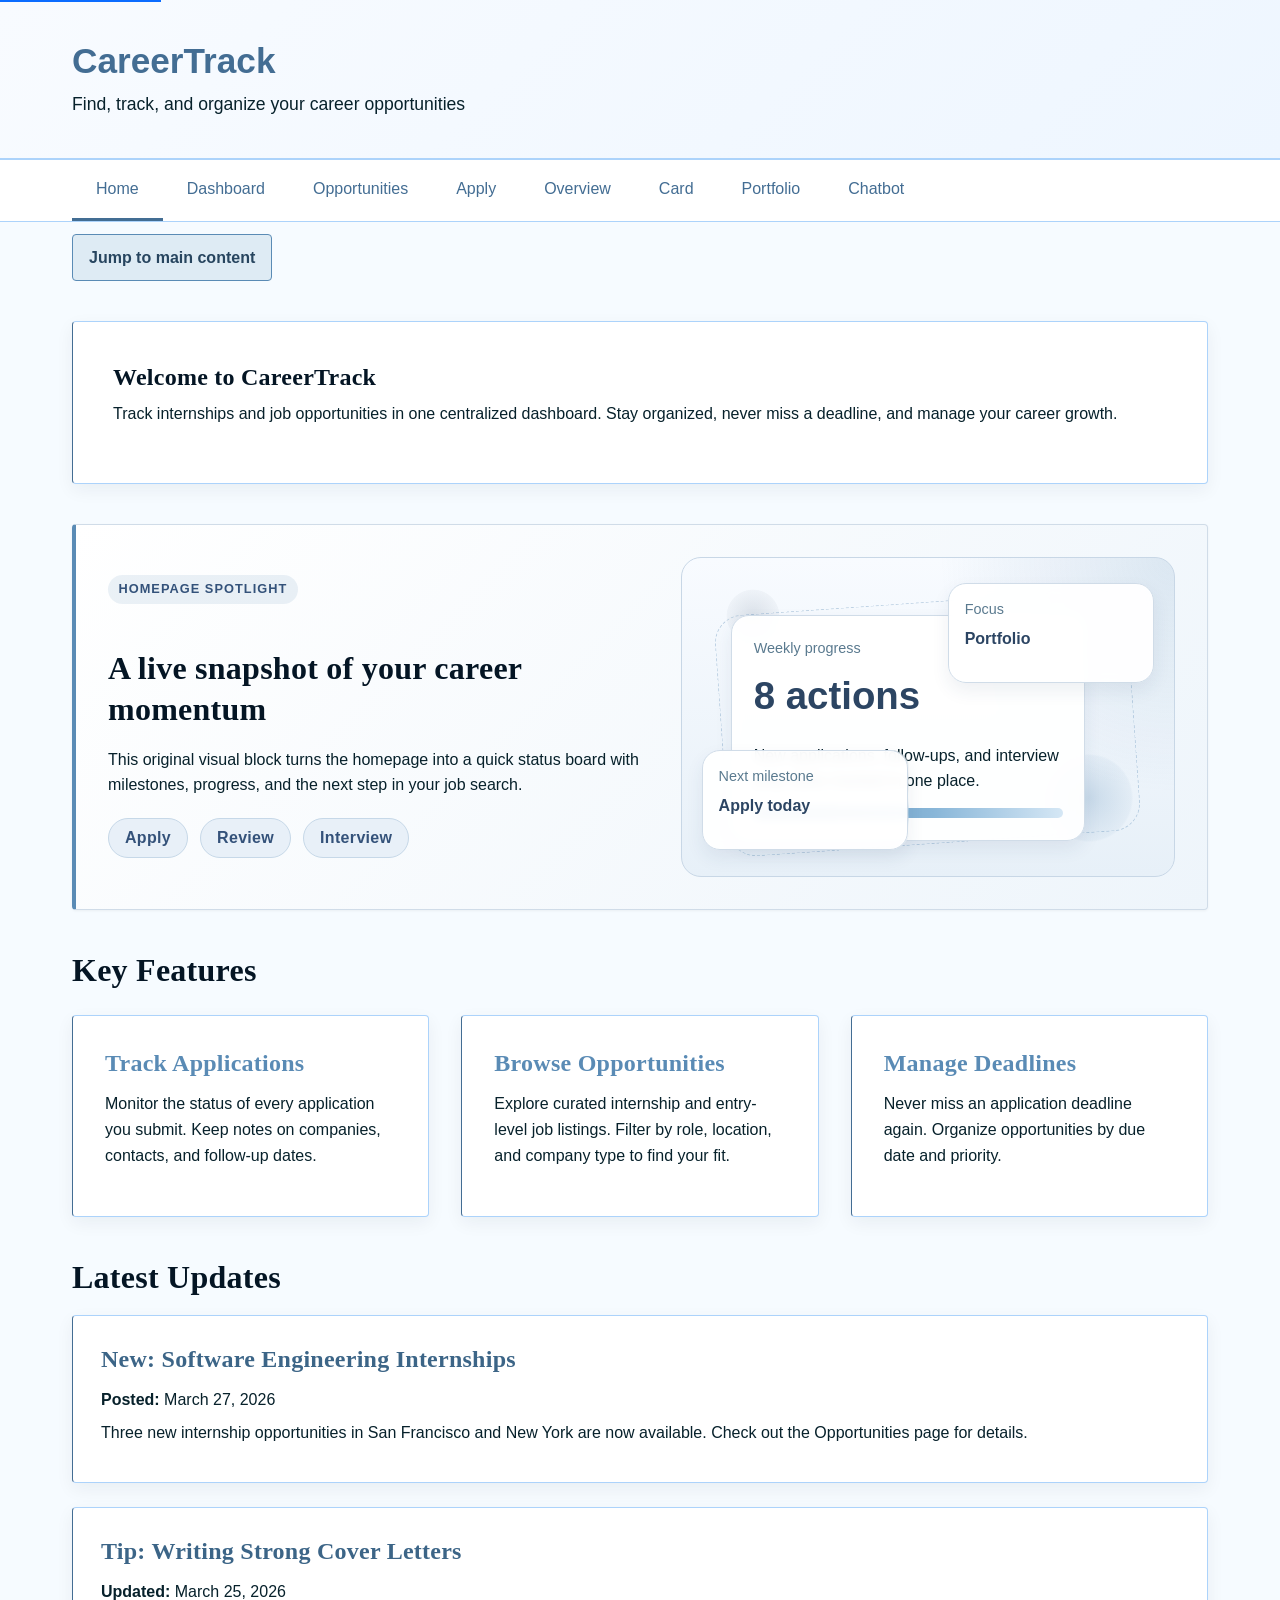
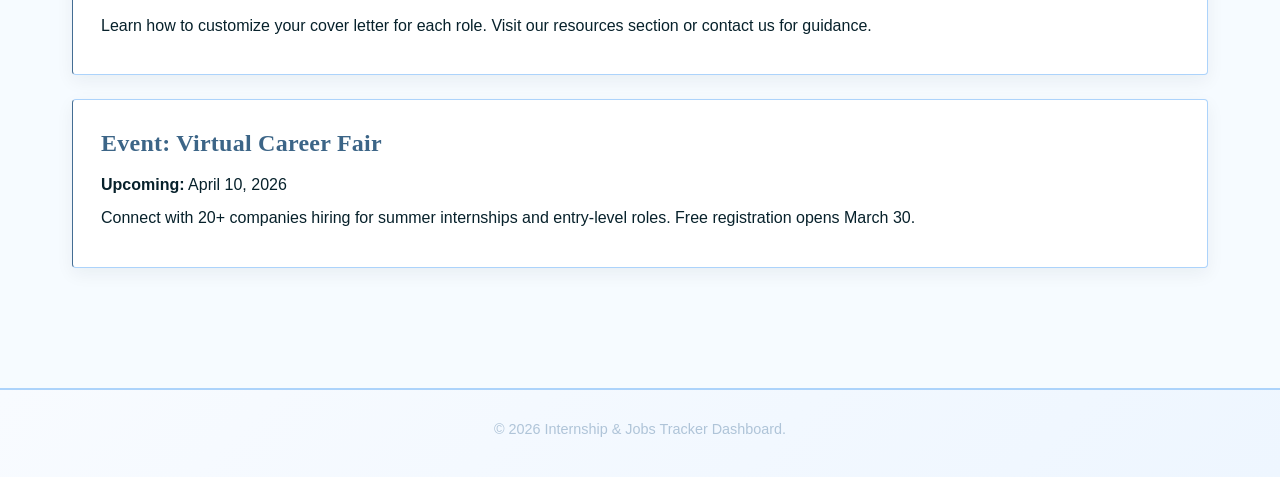
<file: index.html>
<!doctype html>
<html lang="en">
<head>
    <meta charset="UTF-8">
    <meta name="viewport" content="width=device-width, initial-scale=1.0">
    <title>CareerTrack</title>
    <meta name="description" content="CareerTrack — urmărește stagii și joburi, organizează aplicații și construiește-ți portofoliul cu instrumente accesibile și ușor de folosit.">
    <link rel="stylesheet" href="styles.css">
</head>
<body>
    <a href="#main-content" class="skip-link">Skip to main content</a>
    
    <header>
        <div class="container">
            <p class="site-title">CareerTrack</p>
            <p class="tagline">Find, track, and organize your career opportunities</p>
        </div>
    </header>

    <nav>
        <div class="container">
            <ul class="nav-list">
                <li><a href="index.html" class="active">Home</a></li>
                <li><a href="dashboard.html">Dashboard</a></li>
                <li><a href="jobs.html">Opportunities</a></li>
                <li><a href="contact.html">Apply</a></li>
                <li><a href="overview.html">Overview</a></li>
                <li><a href="card.html">Card</a></li>
                <li><a href="portfolio.html">Portfolio</a></li>
                <li><a href="chatbot.html">Chatbot</a></li>
            </ul>
        </div>
    </nav>

    <div class="main-jump-wrap">
        <div class="container">
            <a href="#main-content" class="main-jump-btn">Jump to main content</a>
        </div>
    </div>

    <main id="main-content">
        <div class="container">
            <section class="hero">
                <h1>Welcome to CareerTrack</h1>
                <p>Track internships and job opportunities in one centralized dashboard. Stay organized, never miss a deadline, and manage your career growth.</p>
            </section>

            <section class="home-spotlight" aria-labelledby="spotlight-title">
                <div class="spotlight-copy">
                    <p class="section-kicker">Homepage spotlight</p>
                    <h2 id="spotlight-title">A live snapshot of your career momentum</h2>
                    <p>This original visual block turns the homepage into a quick status board with milestones, progress, and the next step in your job search.</p>

                    <div class="spotlight-pills" role="list" aria-label="Career momentum highlights">
                        <span class="spotlight-pill" role="listitem">Apply</span>
                        <span class="spotlight-pill" role="listitem">Review</span>
                        <span class="spotlight-pill" role="listitem">Interview</span>
                    </div>
                </div>

                <div class="spotlight-visual" aria-label="Illustrated career progress card">
                    <div class="spotlight-orbit"></div>
                    <article class="spotlight-card spotlight-main-card">
                        <p class="spotlight-card-label">Weekly progress</p>
                        <p class="spotlight-card-value">8 actions</p>
                        <p class="spotlight-card-note">New applications, follow-ups, and interview prep tasks tracked in one place.</p>
                    </article>

                    <article class="spotlight-card spotlight-mini-card spotlight-top-card">
                        <p class="spotlight-mini-label">Focus</p>
                        <p class="spotlight-mini-value">Portfolio</p>
                    </article>

                    <article class="spotlight-card spotlight-mini-card spotlight-bottom-card">
                        <p class="spotlight-mini-label">Next milestone</p>
                        <p class="spotlight-mini-value">Apply today</p>
                    </article>
                </div>
            </section>

            <section class="features">
                <h2>Key Features</h2>
                <div class="feature-grid">
                    <article class="feature-card">
                        <h3>Track Applications</h3>
                        <p>Monitor the status of every application you submit. Keep notes on companies, contacts, and follow-up dates.</p>
                    </article>
                    <article class="feature-card">
                        <h3>Browse Opportunities</h3>
                        <p>Explore curated internship and entry-level job listings. Filter by role, location, and company type to find your fit.</p>
                    </article>
                    <article class="feature-card">
                        <h3>Manage Deadlines</h3>
                        <p>Never miss an application deadline again. Organize opportunities by due date and priority.</p>
                    </article>
                </div>
            </section>

            <section class="latest-updates">
                <h2>Latest Updates</h2>
                <div class="updates-list">
                    <article class="update-item">
                        <h3>New: Software Engineering Internships</h3>
                        <p><strong>Posted:</strong> March 27, 2026</p>
                        <p>Three new internship opportunities in San Francisco and New York are now available. Check out the Opportunities page for details.</p>
                    </article>
                    <article class="update-item">
                        <h3>Tip: Writing Strong Cover Letters</h3>
                        <p><strong>Updated:</strong> March 25, 2026</p>
                        <p>Learn how to customize your cover letter for each role. Visit our resources section or contact us for guidance.</p>
                    </article>
                    <article class="update-item">
                        <h3>Event: Virtual Career Fair</h3>
                        <p><strong>Upcoming:</strong> April 10, 2026</p>
                        <p>Connect with 20+ companies hiring for summer internships and entry-level roles. Free registration opens March 30.</p>
                    </article>
                </div>
            </section>
        </div>
    </main>

    <footer>
        <div class="container">
            <p>&copy; 2026 Internship & Jobs Tracker Dashboard.</p>
        </div>
    </footer>
</body>
</html>
</file>
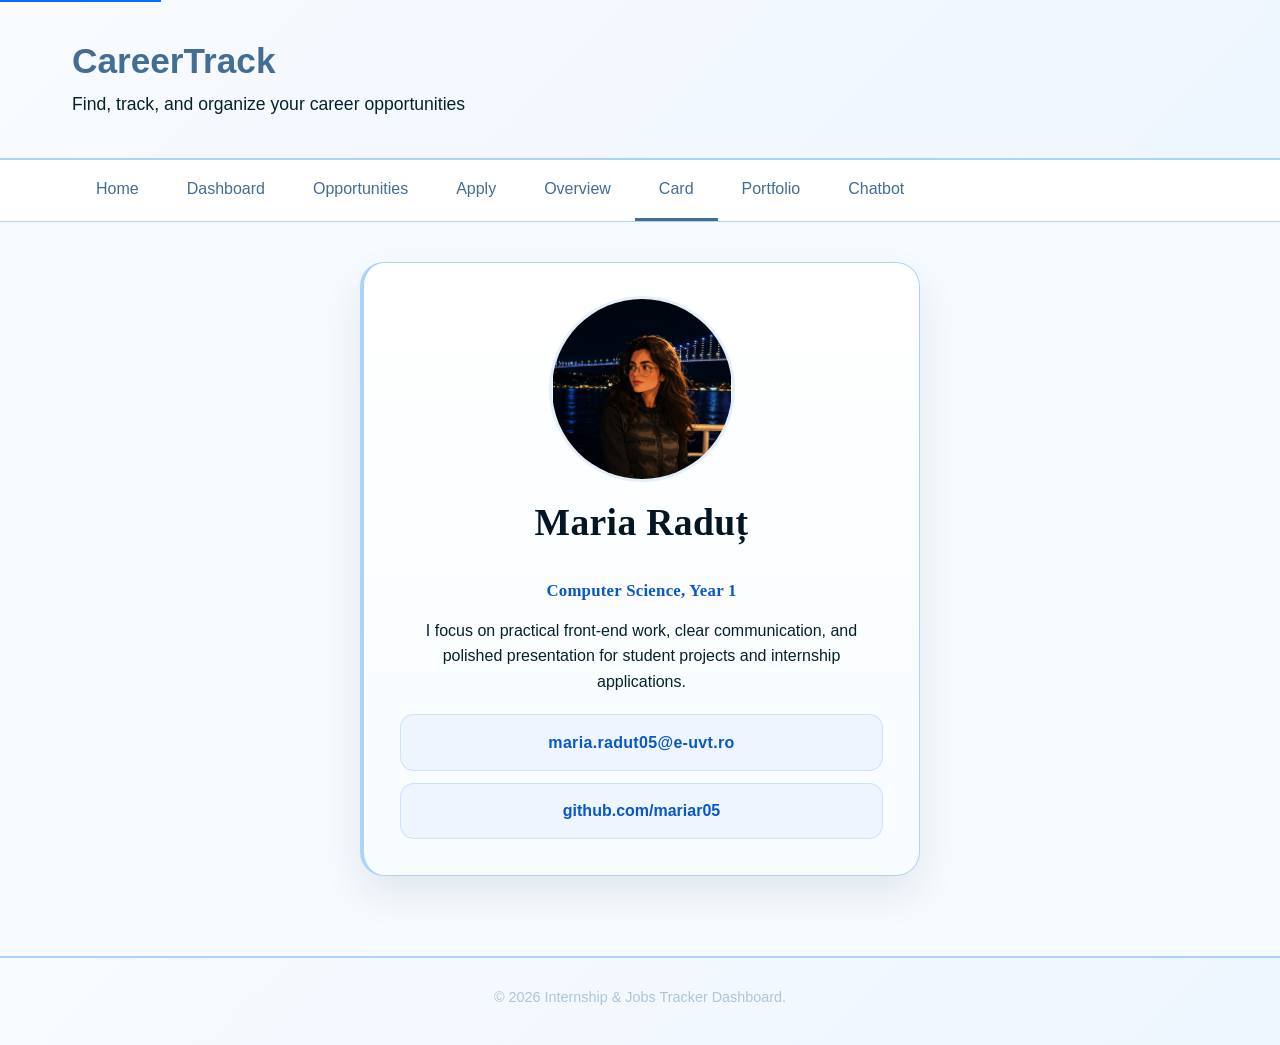
<file: card.html>
<!doctype html>
<html lang="en">
<head>
    <meta charset="UTF-8">
    <meta name="viewport" content="width=device-width, initial-scale=1.0">
    <title>Business Card - CareerTrack</title>
    <meta name="description" content="Card de contact profesional pentru studenti: link către email și GitHub, scurtă prezentare și rolul curent.">
    <link rel="stylesheet" href="styles.css">
    <link rel="stylesheet" href="card.css">
</head>
<body class="card-page">
    <a href="#main-content" class="skip-link">Skip to main content</a>

    <header>
        <div class="container">
            <p class="site-title">CareerTrack</p>
            <p class="tagline">Find, track, and organize your career opportunities</p>
        </div>
    </header>

    <nav>
        <div class="container">
            <ul class="nav-list">
                <li><a href="index.html">Home</a></li>
                <li><a href="dashboard.html">Dashboard</a></li>
                <li><a href="jobs.html">Opportunities</a></li>
                <li><a href="contact.html">Apply</a></li>
                <li><a href="overview.html">Overview</a></li>
                <li><a href="card.html" class="active">Card</a></li>
                <li><a href="portfolio.html">Portfolio</a></li>
                <li><a href="chatbot.html">Chatbot</a></li>
            </ul>
        </div>
    </nav>

    <main id="main-content" class="card-page">
        <div class="container">
            <section class="card-shell" id="main-card">
                <img src="assets/card-avatar.png" alt="Portrait illustration" class="card-photo" style="box-shadow: 0 0 0 3px rgba(119, 173, 223, 0.18);">
                <h1 class="card-title" id="fullname">Maria Raduț</h1>
                <h2 class="card-subtitle">Computer Science, Year 1</h2>
                <p>I focus on practical front-end work, clear communication, and polished presentation for student projects and internship applications.</p>
                <div class="card-links">
                    <a href="mailto:maria.radut05@e-uvt.ro" class="card-email" id="email-link">maria.radut05@e-uvt.ro</a>
                    <a href="https://github.com/mariar05" class="card-github" id="github-link" target="_blank" rel="noopener noreferrer">github.com/mariar05</a>
                </div>
            </section>
        </div>
    </main>

    <footer>
        <div class="container">
            <p>&copy; 2026 Internship & Jobs Tracker Dashboard.</p>
        </div>
    </footer>
</body>
</html>
</file>
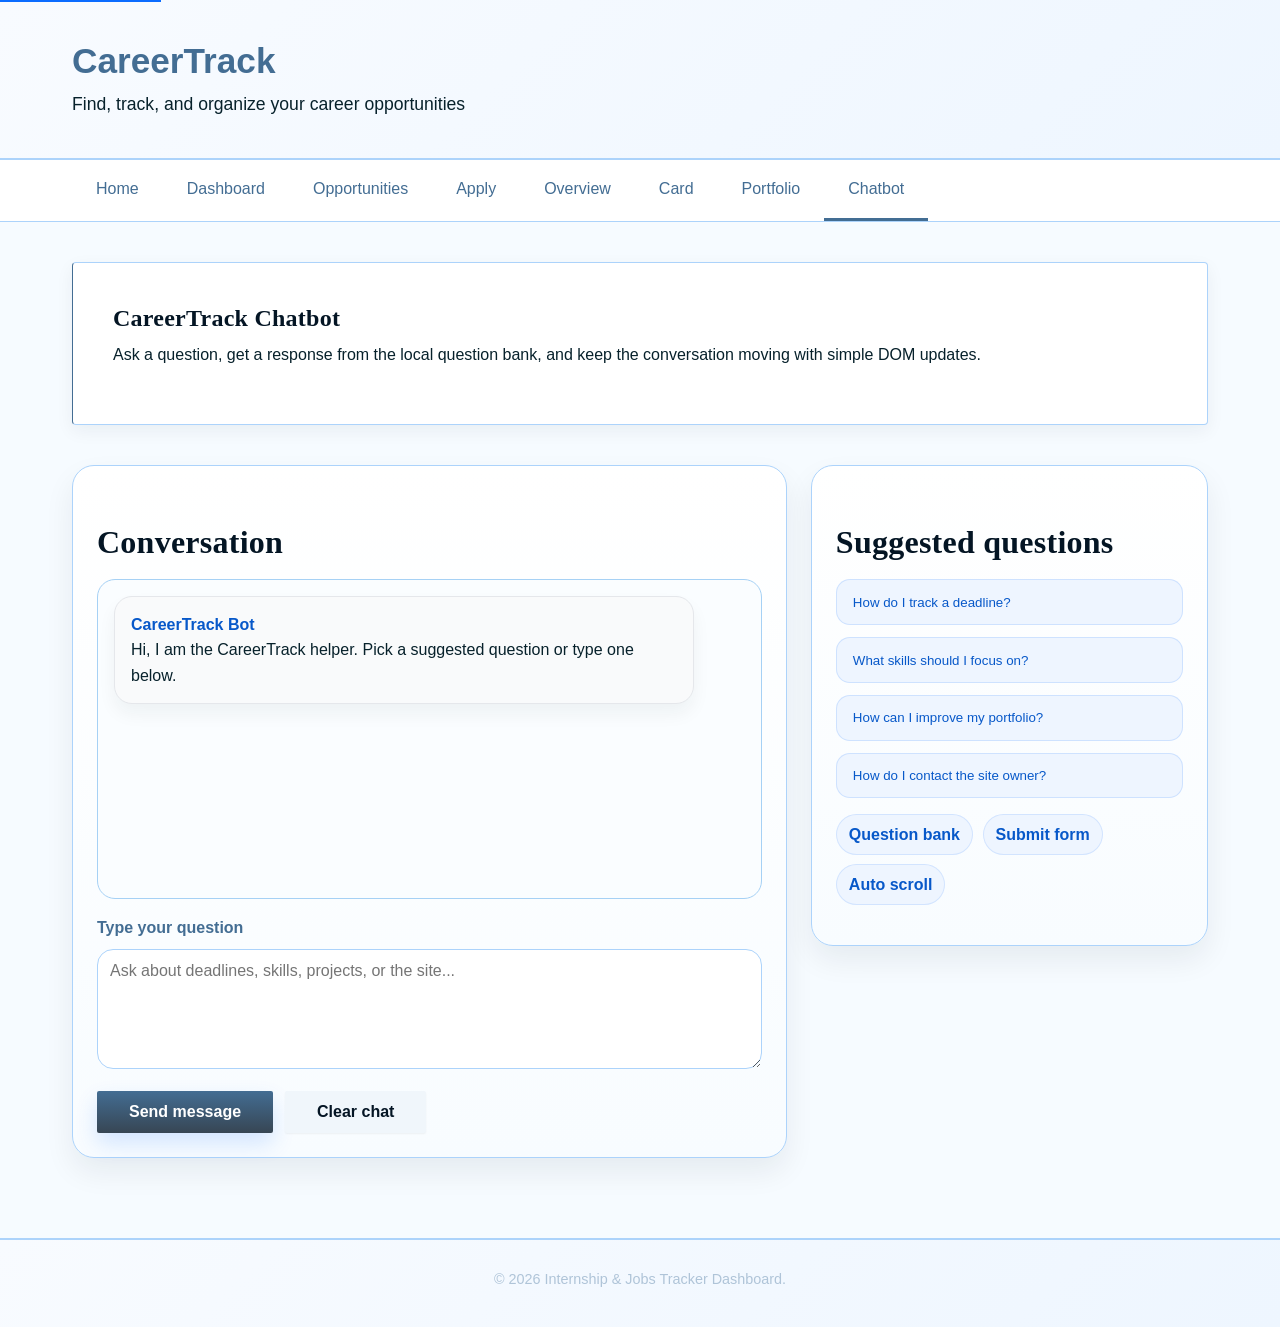
<file: chatbot.html>
<!doctype html>
<html lang="en">
<head>
    <meta charset="UTF-8">
    <meta name="viewport" content="width=device-width, initial-scale=1.0">
    <title>Chatbot - CareerTrack</title>
    <meta name="description" content="CareerTrack Chatbot — întreabă despre termene, abilități, proiecte și proceduri; răspunsuri rapide din banca locală de întrebări.">
    <link rel="stylesheet" href="styles.css">
    <link rel="stylesheet" href="chatbot.css">
</head>
<body class="chatbot-page">
    <a href="#main-content" class="skip-link">Skip to main content</a>

    <header>
        <div class="container">
            <p class="site-title">CareerTrack</p>
            <p class="tagline">Find, track, and organize your career opportunities</p>
        </div>
    </header>

    <nav>
        <div class="container">
            <ul class="nav-list">
                <li><a href="index.html">Home</a></li>
                <li><a href="dashboard.html">Dashboard</a></li>
                <li><a href="jobs.html">Opportunities</a></li>
                <li><a href="contact.html">Apply</a></li>
                <li><a href="overview.html">Overview</a></li>
                <li><a href="card.html">Card</a></li>
                <li><a href="portfolio.html">Portfolio</a></li>
                <li><a href="chatbot.html" class="active">Chatbot</a></li>
            </ul>
        </div>
    </nav>

    <main id="main-content" class="chatbot-page">
        <div class="container">
            <section class="hero">
                <h1>CareerTrack Chatbot</h1>
                <p>Ask a question, get a response from the local question bank, and keep the conversation moving with simple DOM updates.</p>
            </section>

            <section class="chatbot-shell">
                <article class="chatbot-window">
                    <h2>Conversation</h2>
                    <div id="chat-feed" class="chatbot-feed" aria-live="polite" aria-label="Chat conversation"></div>

                    <form id="chat-form" class="chatbot-form">
                        <label for="chat-input">Type your question</label>
                        <textarea id="chat-input" name="chat-input" rows="3" placeholder="Ask about deadlines, skills, projects, or the site..." required></textarea>
                        <div class="form-row">
                            <button type="submit" class="btn btn-primary">Send message</button>
                            <button type="button" id="clear-chat" class="btn btn-secondary">Clear chat</button>
                        </div>
                    </form>
                </article>

                <aside class="chatbot-sidebar">
                    <h2>Suggested questions</h2>
                    <div class="suggested-questions" id="suggested-questions" aria-label="Suggested questions"></div>
                    <p class="chatbot-meta">
                        <span class="meta-pill">Question bank</span>
                        <span class="meta-pill">Submit form</span>
                        <span class="meta-pill">Auto scroll</span>
                    </p>
                </aside>
            </section>
        </div>
    </main>

    <footer>
        <div class="container">
            <p>&copy; 2026 Internship & Jobs Tracker Dashboard.</p>
        </div>
    </footer>

    <script src="chatbot.js"></script>
</html>
</file>
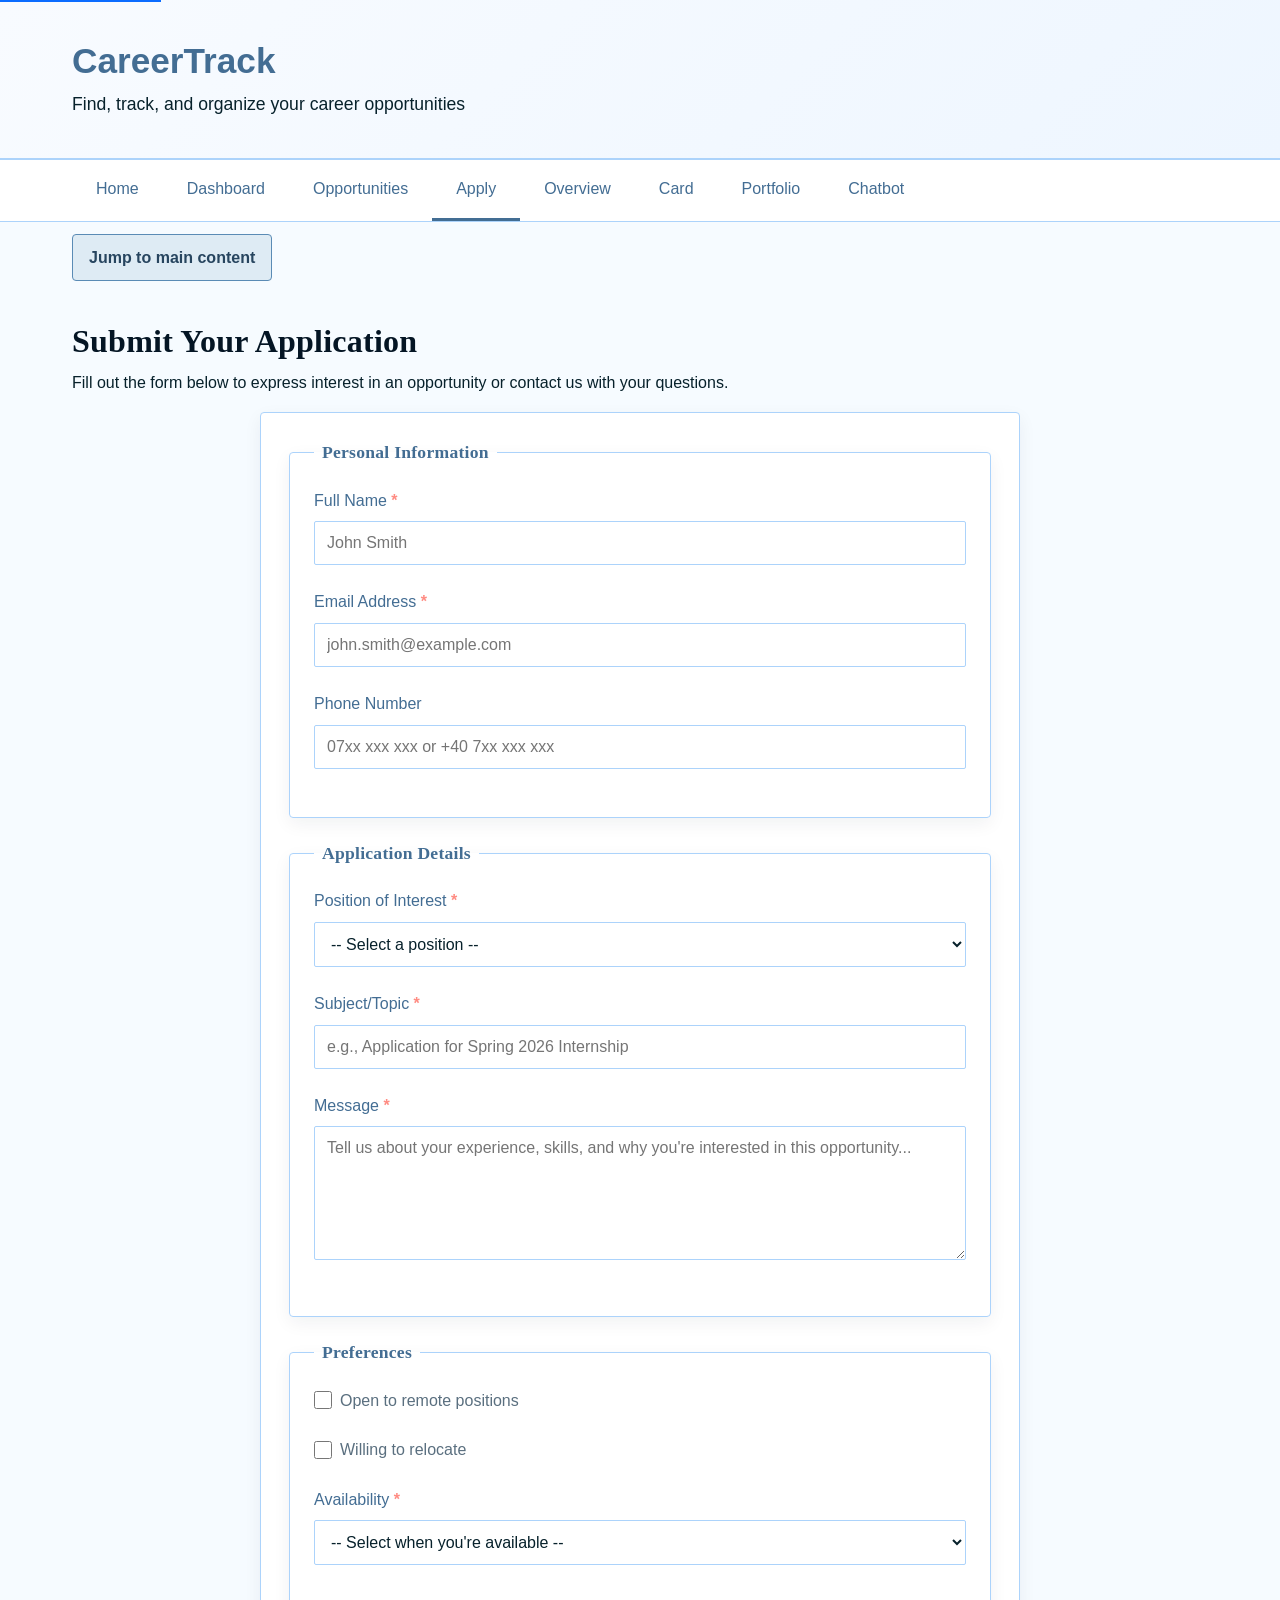
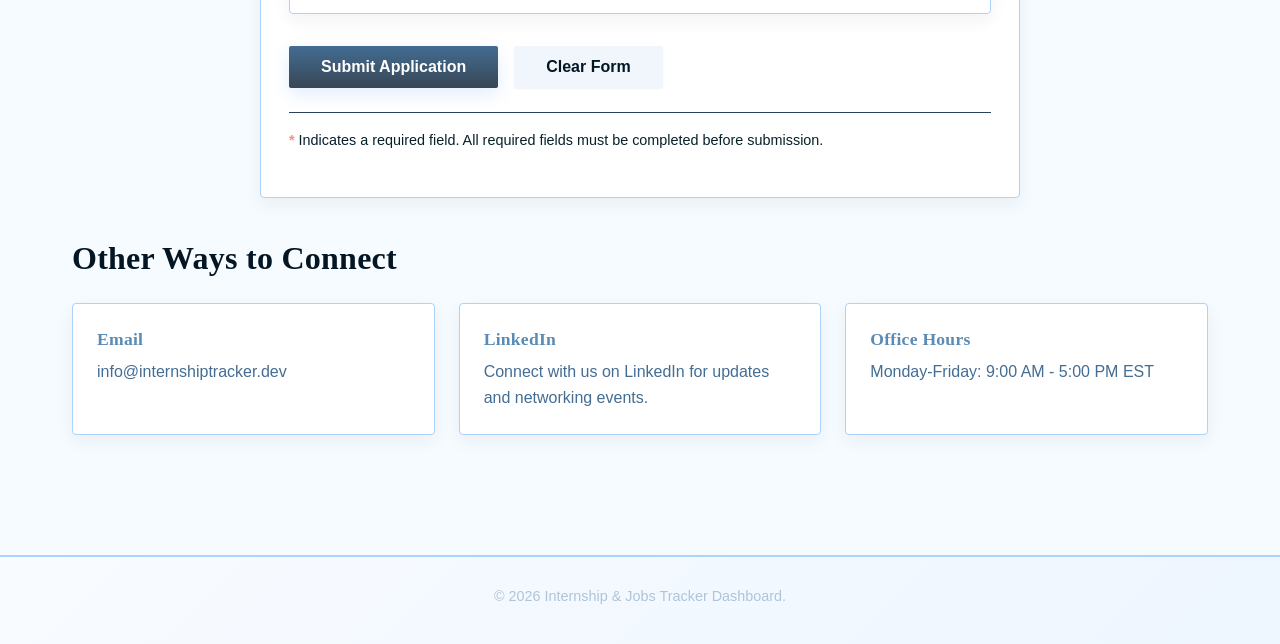
<file: contact.html>
<!doctype html>
<html lang="en">
<head>
    <meta charset="UTF-8">
    <meta name="viewport" content="width=device-width, initial-scale=1.0">
    <title>Apply - CareerTrack</title>
    <meta name="description" content="Trimite o aplicație sau o întrebare prin formularul nostru — ușor de completat și accesibil pentru toți utilizatorii.">
    <link rel="stylesheet" href="styles.css">
</head>
<body>
    <a href="#main-content" class="skip-link">Skip to main content</a>
    
    <header>
        <div class="container">
            <p class="site-title">CareerTrack</p>
            <p class="tagline">Find, track, and organize your career opportunities</p>
        </div>
    </header>

    <nav>
        <div class="container">
            <ul class="nav-list">
                <li><a href="index.html">Home</a></li>
                <li><a href="dashboard.html">Dashboard</a></li>
                <li><a href="jobs.html">Opportunities</a></li>
                <li><a href="contact.html" class="active">Apply</a></li>
                <li><a href="overview.html">Overview</a></li>
                <li><a href="card.html">Card</a></li>
                <li><a href="portfolio.html">Portfolio</a></li>
                <li><a href="chatbot.html">Chatbot</a></li>
            </ul>
        </div>
    </nav>

    <div class="main-jump-wrap">
        <div class="container">
            <a href="#main-content" class="main-jump-btn">Jump to main content</a>
        </div>
    </div>

    <main id="main-content">
        <div class="container">
            <h1>Submit Your Application</h1>
            <p>Fill out the form below to express interest in an opportunity or contact us with your questions.</p>

            <section class="form-section">
                <form class="application-form" action="#" method="POST">
                    
                    <fieldset>
                        <legend>Personal Information</legend>
                        
                        <div class="form-group">
                            <label for="full-name">Full Name <span class="required">*</span></label>
                            <input 
                                type="text" 
                                id="full-name" 
                                name="full_name" 
                                required 
                                placeholder="John Smith"
                                aria-required="true"
                            >
                        </div>

                        <div class="form-group">
                            <label for="email">Email Address <span class="required">*</span></label>
                            <input 
                                type="email" 
                                id="email" 
                                name="email" 
                                required 
                                placeholder="john.smith@example.com"
                                aria-required="true"
                            >
                        </div>

                        <div class="form-group">
                            <label for="phone">Phone Number</label>
                            <input 
                                type="tel" 
                                id="phone" 
                                name="phone" 
                                placeholder="07xx xxx xxx or +40 7xx xxx xxx"
                                inputmode="tel"
                                autocomplete="tel-national"
                                pattern="^(\+40\s?|0)7\d{2}[\s.-]?\d{3}[\s.-]?\d{3}$"
                                title="Use a valid phone number from Romania: 07xx xxx xxx or +40 7xx xxx xxx"
                            >
                        </div>
                    </fieldset>

                    <fieldset>
                        <legend>Application Details</legend>
                        
                        <div class="form-group">
                            <label for="position">Position of Interest <span class="required">*</span></label>
                            <select id="position" name="position" required aria-required="true">
                                <option value="">-- Select a position --</option>
                                <option value="software-eng">Software Engineering Internship</option>
                                <option value="data-analytics">Data Analytics Internship</option>
                                <option value="ui-ux">UI/UX Design Internship</option>
                                <option value="business-analyst">Business Analyst Internship</option>
                                <option value="environmental">Environmental Science Internship</option>
                                <option value="marketing">Marketing & Communications Internship</option>
                                <option value="cybersecurity">Cybersecurity Internship</option>
                                <option value="product-mgmt">Product Management Internship</option>
                            </select>
                        </div>

                        <div class="form-group">
                            <label for="subject">Subject/Topic <span class="required">*</span></label>
                            <input 
                                type="text" 
                                id="subject" 
                                name="subject" 
                                required 
                                placeholder="e.g., Application for Spring 2026 Internship"
                                aria-required="true"
                            >
                        </div>

                        <div class="form-group">
                            <label for="message">Message <span class="required">*</span></label>
                            <textarea 
                                id="message" 
                                name="message" 
                                rows="6" 
                                required 
                                placeholder="Tell us about your experience, skills, and why you're interested in this opportunity..."
                                aria-required="true"
                            ></textarea>
                        </div>
                    </fieldset>

                    <fieldset>
                        <legend>Preferences</legend>
                        
                        <div class="form-group checkbox-group">
                            <label for="remote">
                                <input 
                                    type="checkbox" 
                                    id="remote" 
                                    name="remote" 
                                    value="yes"
                                >
                                Open to remote positions
                            </label>
                        </div>

                        <div class="form-group checkbox-group">
                            <label for="relocation">
                                <input 
                                    type="checkbox" 
                                    id="relocation" 
                                    name="relocation" 
                                    value="yes"
                                >
                                Willing to relocate
                            </label>
                        </div>

                        <div class="form-group">
                            <label for="availability">Availability <span class="required">*</span></label>
                            <select id="availability" name="availability" required aria-required="true">
                                <option value="">-- Select when you're available --</option>
                                <option value="summer-2026">Summer 2026</option>
                                <option value="fall-2026">Fall 2026</option>
                                <option value="spring-2027">Spring 2027</option>
                                <option value="immediate">Immediate</option>
                                <option value="flexible">Flexible</option>
                            </select>
                        </div>
                    </fieldset>

                    <div class="form-actions">
                        <button type="submit" class="btn btn-primary">Submit Application</button>
                        <button type="reset" class="btn btn-secondary">Clear Form</button>
                    </div>

                    <p class="form-note"><span class="required">*</span> Indicates a required field. All required fields must be completed before submission.</p>
                </form>
            </section>

            <section class="contact-info">
                <h2>Other Ways to Connect</h2>
                <div class="contact-methods">
                    <article class="contact-method">
                        <h4>Email</h4>
                        <p><a href="mailto:info@internshiptracker.dev">info@internshiptracker.dev</a></p>
                    </article>
                    <article class="contact-method">
                        <h4>LinkedIn</h4>
                        <p>Connect with us on <a href="https://linkedin.com" target="_blank" rel="noopener noreferrer">LinkedIn</a> for updates and networking events.</p>
                    </article>
                    <article class="contact-method">
                        <h4>Office Hours</h4>
                        <p>Monday-Friday: 9:00 AM - 5:00 PM EST</p>
                    </article>
                </div>
            </section>
        </div>
    </main>

    <footer>
        <div class="container">
            <p>&copy; 2026 Internship & Jobs Tracker Dashboard.</p>
        </div>
    </footer>
</body>
</html>
</file>
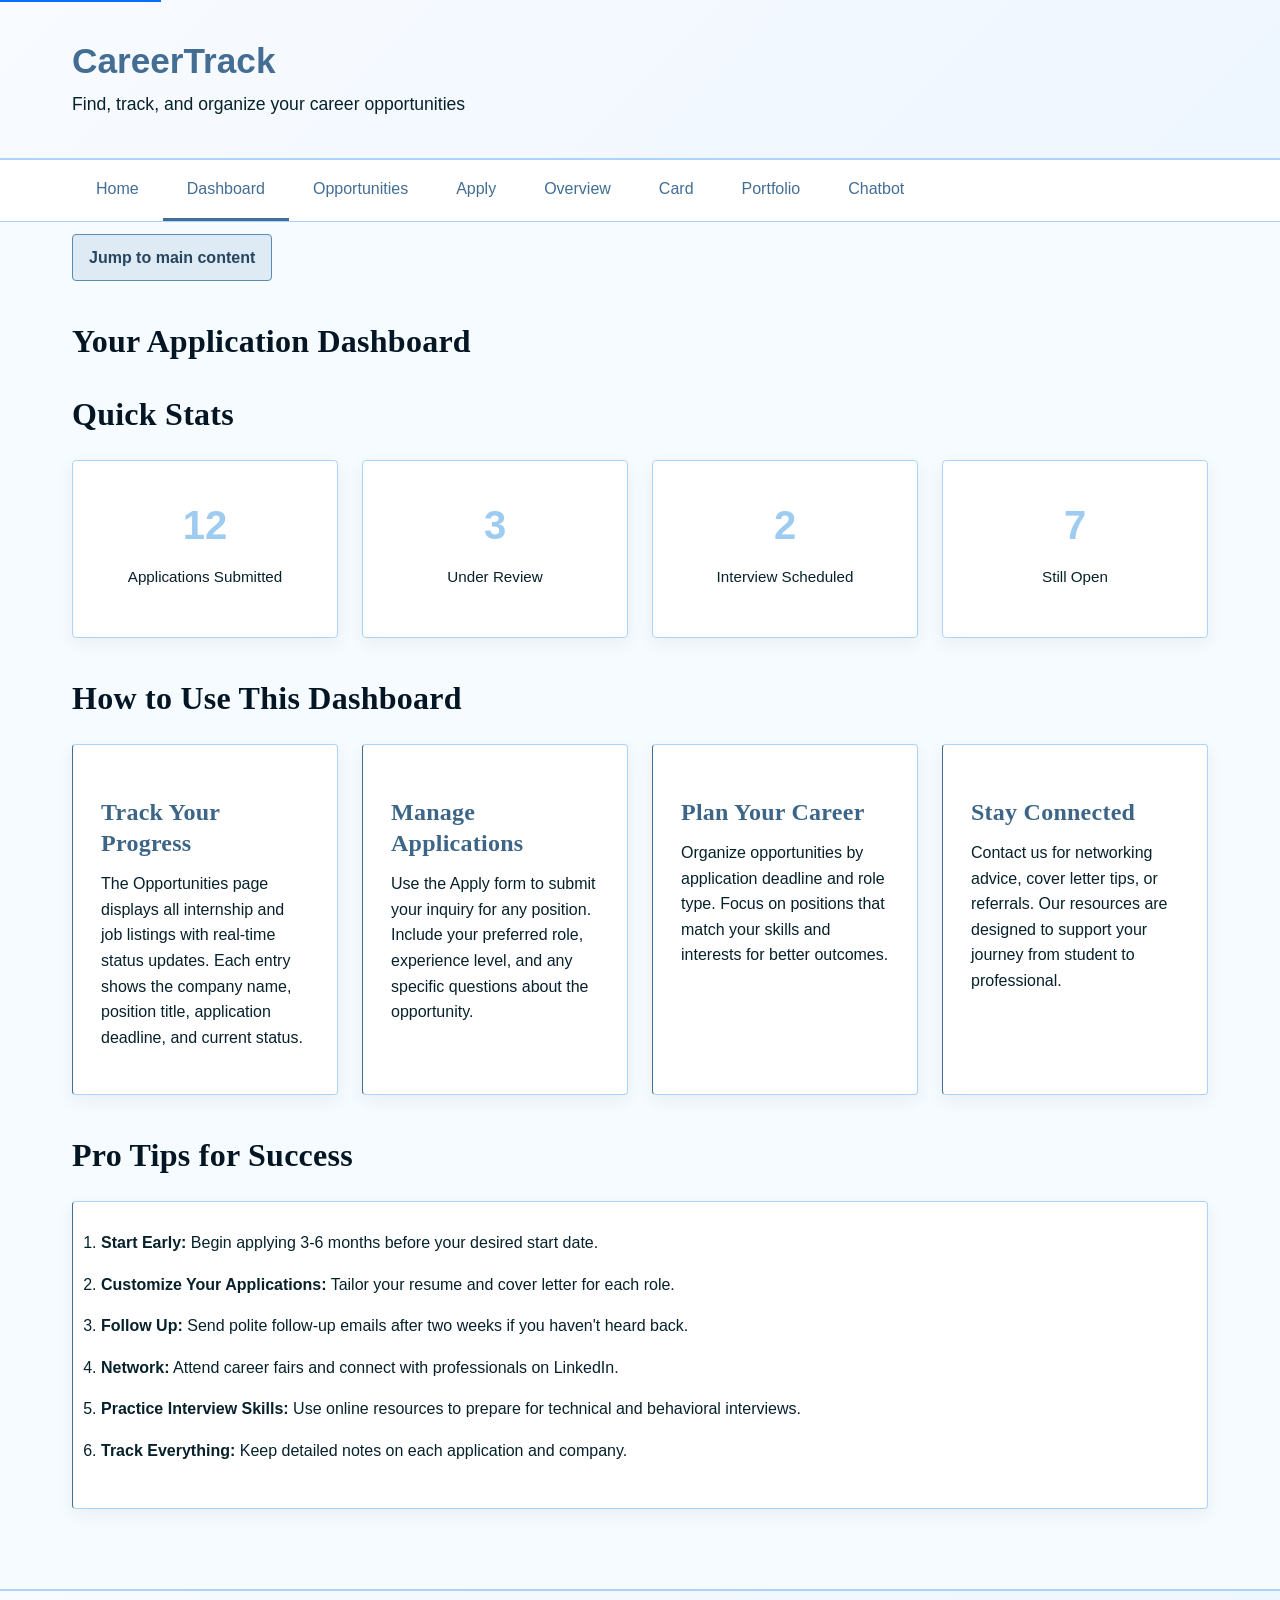
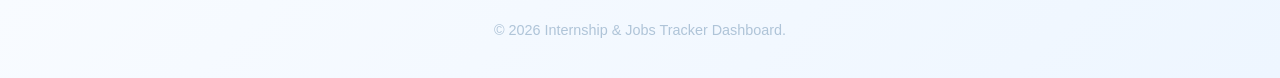
<file: dashboard.html>
<!doctype html>
<html lang="en">
<head>
    <meta charset="UTF-8">
    <meta name="viewport" content="width=device-width, initial-scale=1.0">
    <title>Dashboard - CareerTrack</title>
    <meta name="description" content="Dashboard personal pentru urmărirea aplicațiilor: statistici rapide, stări aplicații și instrumente pentru organizare și prioritizare.">
    <link rel="stylesheet" href="styles.css">
</head>
<body>
    <a href="#main-content" class="skip-link">Skip to main content</a>
    
    <header>
        <div class="container">
            <p class="site-title">CareerTrack</p>
            <p class="tagline">Find, track, and organize your career opportunities</p>
        </div>
    </header>

    <nav>
        <div class="container">
            <ul class="nav-list">
                <li><a href="index.html">Home</a></li>
                <li><a href="dashboard.html" class="active">Dashboard</a></li>
                <li><a href="jobs.html">Opportunities</a></li>
                <li><a href="contact.html">Apply</a></li>
                <li><a href="overview.html">Overview</a></li>
                <li><a href="card.html">Card</a></li>
                <li><a href="portfolio.html">Portfolio</a></li>
                <li><a href="chatbot.html">Chatbot</a></li>
            </ul>
        </div>
    </nav>

    <div class="main-jump-wrap">
        <div class="container">
            <a href="#main-content" class="main-jump-btn">Jump to main content</a>
        </div>
    </div>

    <main id="main-content">
        <div class="container">
            <h1>Your Application Dashboard</h1>
            
            <section class="dashboard-overview">
                <h2>Quick Stats</h2>
                <div class="stats-grid">
                    <div class="stat-card">
                        <p class="stat-number">12</p>
                        <p class="stat-label">Applications Submitted</p>
                    </div>
                    <div class="stat-card">
                        <p class="stat-number">3</p>
                        <p class="stat-label">Under Review</p>
                    </div>
                    <div class="stat-card">
                        <p class="stat-number">2</p>
                        <p class="stat-label">Interview Scheduled</p>
                    </div>
                    <div class="stat-card">
                        <p class="stat-number">7</p>
                        <p class="stat-label">Still Open</p>
                    </div>
                </div>
            </section>

            <section class="dashboard-content">
                <h2>How to Use This Dashboard</h2>
                <div class="info-boxes">
                    <article class="info-box">
                        <h3>Track Your Progress</h3>
                        <p>The Opportunities page displays all internship and job listings with real-time status updates. Each entry shows the company name, position title, application deadline, and current status.</p>
                    </article>
                    <article class="info-box">
                        <h3>Manage Applications</h3>
                        <p>Use the Apply form to submit your inquiry for any position. Include your preferred role, experience level, and any specific questions about the opportunity.</p>
                    </article>
                    <article class="info-box">
                        <h3>Plan Your Career</h3>
                        <p>Organize opportunities by application deadline and role type. Focus on positions that match your skills and interests for better outcomes.</p>
                    </article>
                    <article class="info-box">
                        <h3>Stay Connected</h3>
                        <p>Contact us for networking advice, cover letter tips, or referrals. Our resources are designed to support your journey from student to professional.</p>
                    </article>
                </div>
            </section>

            <section class="dashboard-tips">
                <h2>Pro Tips for Success</h2>
                <ol class="tips-list">
                    <li><strong>Start Early:</strong> Begin applying 3-6 months before your desired start date.</li>
                    <li><strong>Customize Your Applications:</strong> Tailor your resume and cover letter for each role.</li>
                    <li><strong>Follow Up:</strong> Send polite follow-up emails after two weeks if you haven't heard back.</li>
                    <li><strong>Network:</strong> Attend career fairs and connect with professionals on LinkedIn.</li>
                    <li><strong>Practice Interview Skills:</strong> Use online resources to prepare for technical and behavioral interviews.</li>
                    <li><strong>Track Everything:</strong> Keep detailed notes on each application and company.</li>
                </ol>
            </section>
        </div>
    </main>

    <footer>
        <div class="container">
            <p>&copy; 2026 Internship & Jobs Tracker Dashboard.</p>
        </div>
    </footer>
</body>
</html>
</file>
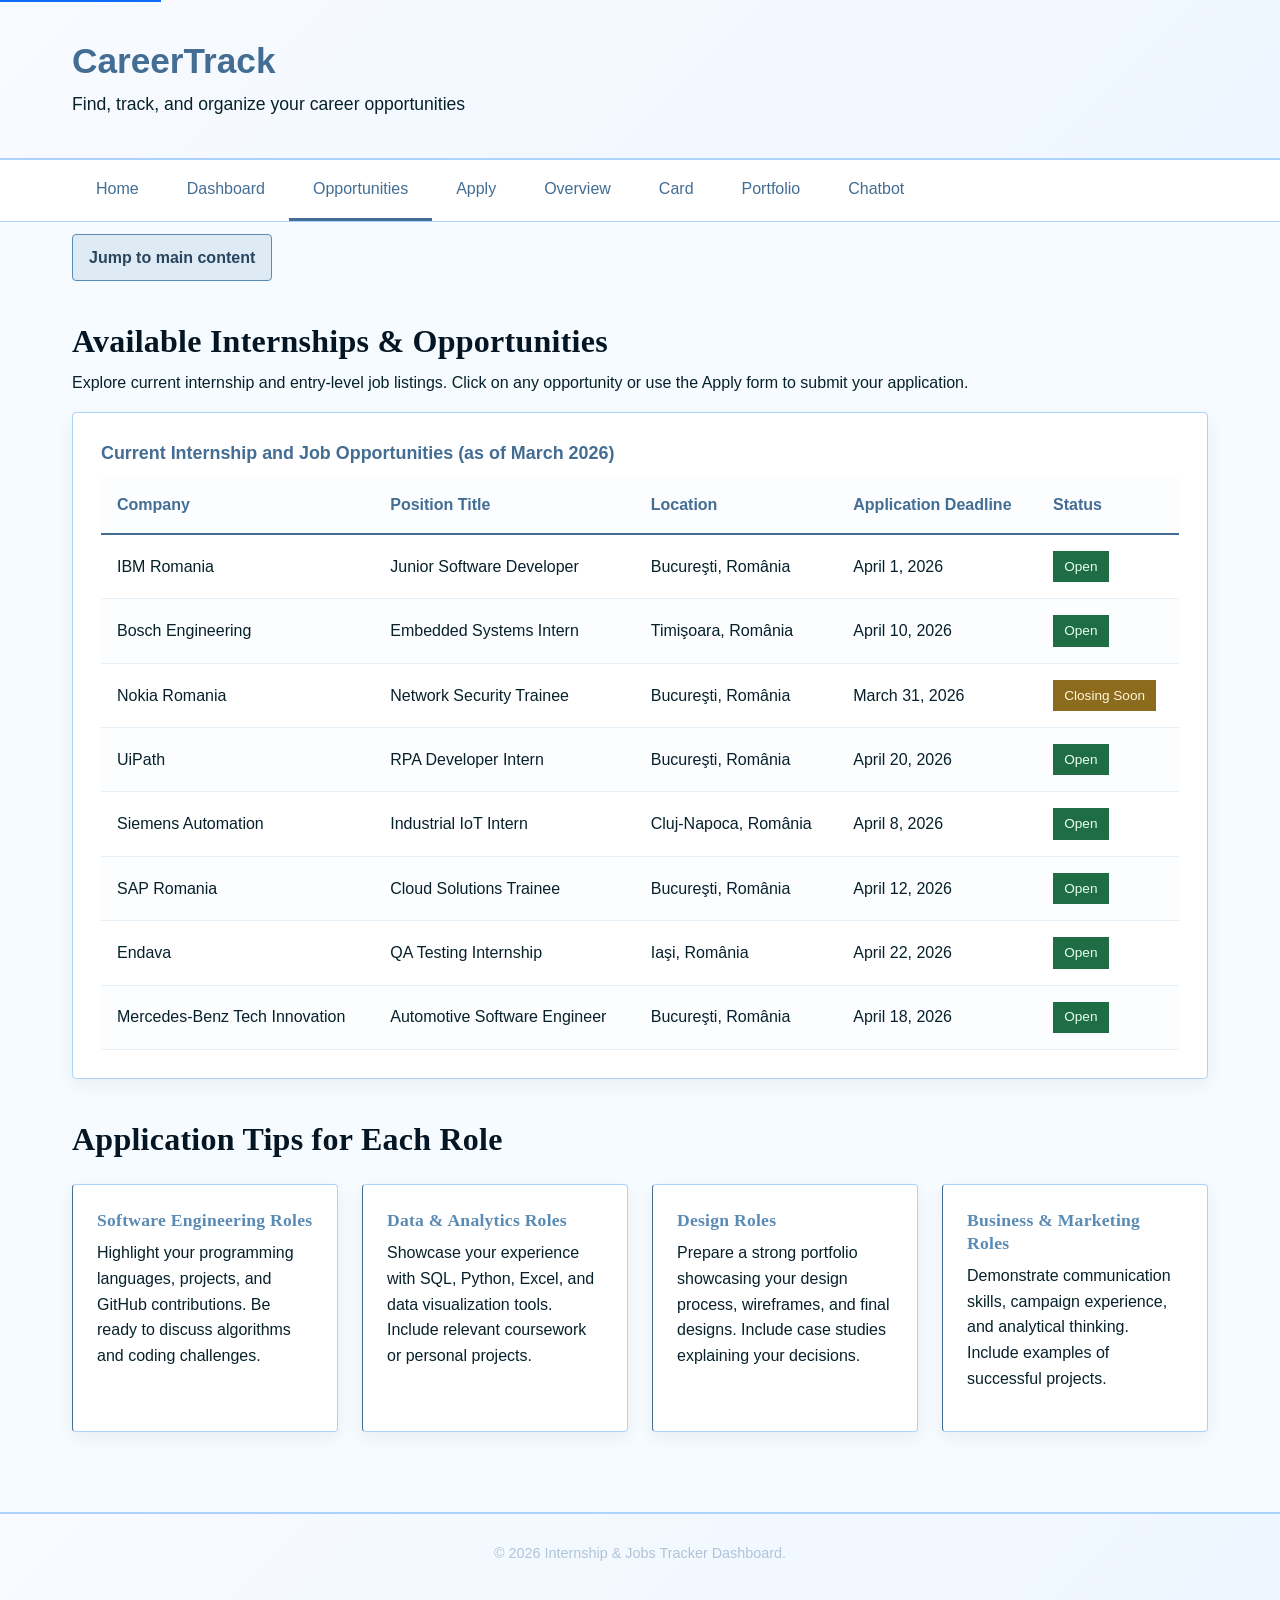
<file: jobs.html>
<!doctype html>
<html lang="en">
<head>
    <meta charset="UTF-8">
    <meta name="viewport" content="width=device-width, initial-scale=1.0">
    <title>Opportunities - CareerTrack</title>
    <meta name="description" content="Lista curentă de stagii și joburi entry-level — filtre, detalii aplicații și termene pentru oportunități relevante.">
    <link rel="stylesheet" href="styles.css">
</head>
<body>
    <a href="#main-content" class="skip-link">Skip to main content</a>
    
    <header>
        <div class="container">
            <p class="site-title">CareerTrack</p>
            <p class="tagline">Find, track, and organize your career opportunities</p>
        </div>
    </header>

    <nav>
        <div class="container">
            <ul class="nav-list">
                <li><a href="index.html">Home</a></li>
                <li><a href="dashboard.html">Dashboard</a></li>
                <li><a href="jobs.html" class="active">Opportunities</a></li>
                <li><a href="contact.html">Apply</a></li>
                <li><a href="overview.html">Overview</a></li>
                <li><a href="card.html">Card</a></li>
                <li><a href="portfolio.html">Portfolio</a></li>
                <li><a href="chatbot.html">Chatbot</a></li>
            </ul>
        </div>
    </nav>

    <div class="main-jump-wrap">
        <div class="container">
            <a href="#main-content" class="main-jump-btn">Jump to main content</a>
        </div>
    </div>

    <main id="main-content">
        <div class="container">
            <h1>Available Internships & Opportunities</h1>
            <p>Explore current internship and entry-level job listings. Click on any opportunity or use the Apply form to submit your application.</p>

            <section class="opportunities-table-section">
                <table class="opportunities-table">
                    <caption>Current Internship and Job Opportunities (as of March 2026)</caption>
                    <thead>
                        <tr>
                            <th scope="col">Company</th>
                            <th scope="col">Position Title</th>
                            <th scope="col">Location</th>
                            <th scope="col">Application Deadline</th>
                            <th scope="col">Status</th>
                        </tr>
                    </thead>
                    <tbody>
                        <tr>
                            <td>IBM Romania</td>
                            <td>Junior Software Developer</td>
                            <td>Bucureşti, România</td>
                            <td>April 1, 2026</td>
                            <td><span class="status-open">Open</span></td>
                        </tr>
                        <tr>
                            <td>Bosch Engineering</td>
                            <td>Embedded Systems Intern</td>
                            <td>Timişoara, România</td>
                            <td>April 10, 2026</td>
                            <td><span class="status-open">Open</span></td>
                        </tr>
                        <tr>
                            <td>Nokia Romania</td>
                            <td>Network Security Trainee</td>
                            <td>Bucureşti, România</td>
                            <td>March 31, 2026</td>
                            <td><span class="status-closing">Closing Soon</span></td>
                        </tr>
                        <tr>
                            <td>UiPath</td>
                            <td>RPA Developer Intern</td>
                            <td>Bucureşti, România</td>
                            <td>April 20, 2026</td>
                            <td><span class="status-open">Open</span></td>
                        </tr>
                        <tr>
                            <td>Siemens Automation</td>
                            <td>Industrial IoT Intern</td>
                            <td>Cluj-Napoca, România</td>
                            <td>April 8, 2026</td>
                            <td><span class="status-open">Open</span></td>
                        </tr>
                        <tr>
                            <td>SAP Romania</td>
                            <td>Cloud Solutions Trainee</td>
                            <td>Bucureşti, România</td>
                            <td>April 12, 2026</td>
                            <td><span class="status-open">Open</span></td>
                        </tr>
                        <tr>
                            <td>Endava</td>
                            <td>QA Testing Internship</td>
                            <td>Iaşi, România</td>
                            <td>April 22, 2026</td>
                            <td><span class="status-open">Open</span></td>
                        </tr>
                        <tr>
                            <td>Mercedes-Benz Tech Innovation</td>
                            <td>Automotive Software Engineer</td>
                            <td>Bucureşti, România</td>
                            <td>April 18, 2026</td>
                            <td><span class="status-open">Open</span></td>
                        </tr>
                    </tbody>
                </table>
            </section>

            <section class="application-notes">
                <h2>Application Tips for Each Role</h2>
                <div class="tips-container">
                    <article class="tip">
                        <h4>Software Engineering Roles</h4>
                        <p>Highlight your programming languages, projects, and GitHub contributions. Be ready to discuss algorithms and coding challenges.</p>
                    </article>
                    <article class="tip">
                        <h4>Data & Analytics Roles</h4>
                        <p>Showcase your experience with SQL, Python, Excel, and data visualization tools. Include relevant coursework or personal projects.</p>
                    </article>
                    <article class="tip">
                        <h4>Design Roles</h4>
                        <p>Prepare a strong portfolio showcasing your design process, wireframes, and final designs. Include case studies explaining your decisions.</p>
                    </article>
                    <article class="tip">
                        <h4>Business & Marketing Roles</h4>
                        <p>Demonstrate communication skills, campaign experience, and analytical thinking. Include examples of successful projects.</p>
                    </article>
                </div>
            </section>
        </div>
    </main>

    <footer>
        <div class="container">
            <p>&copy; 2026 Internship & Jobs Tracker Dashboard.</p>
        </div>
    </footer>
</body>
</html>
</file>
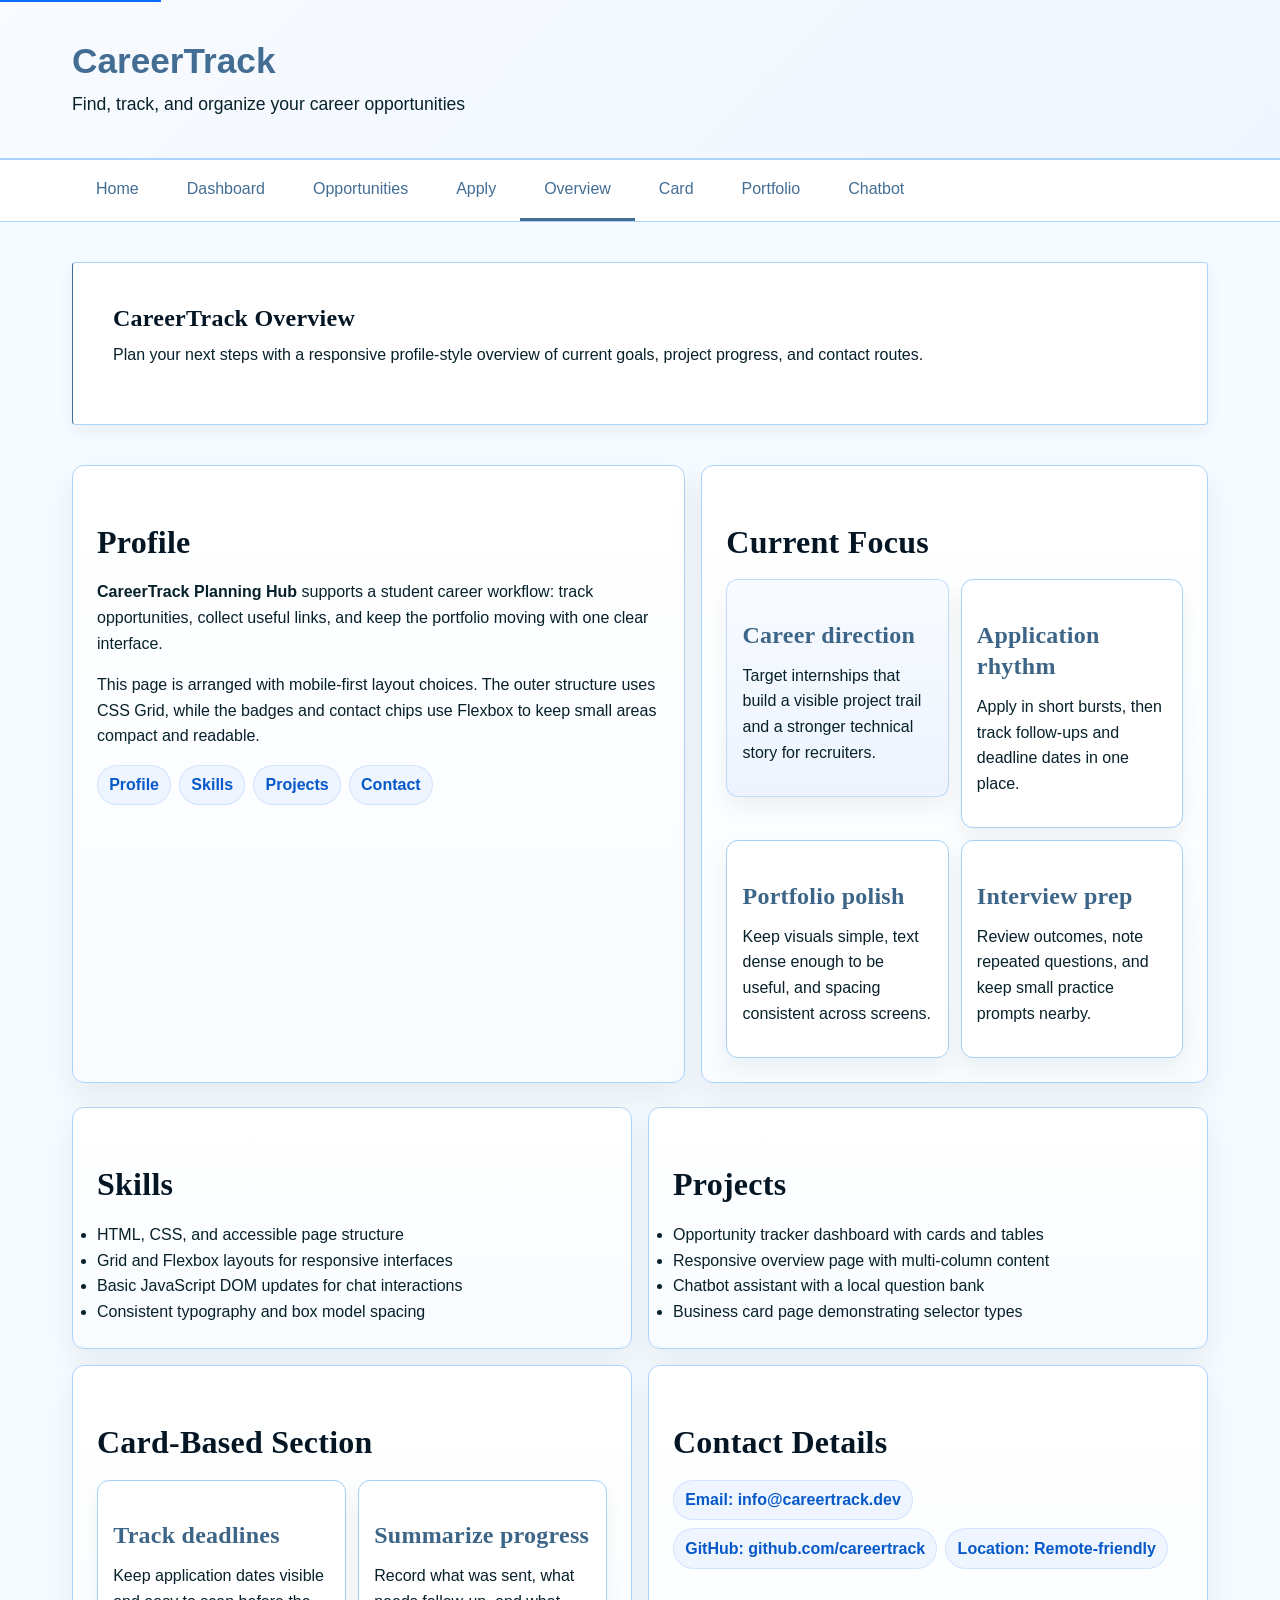
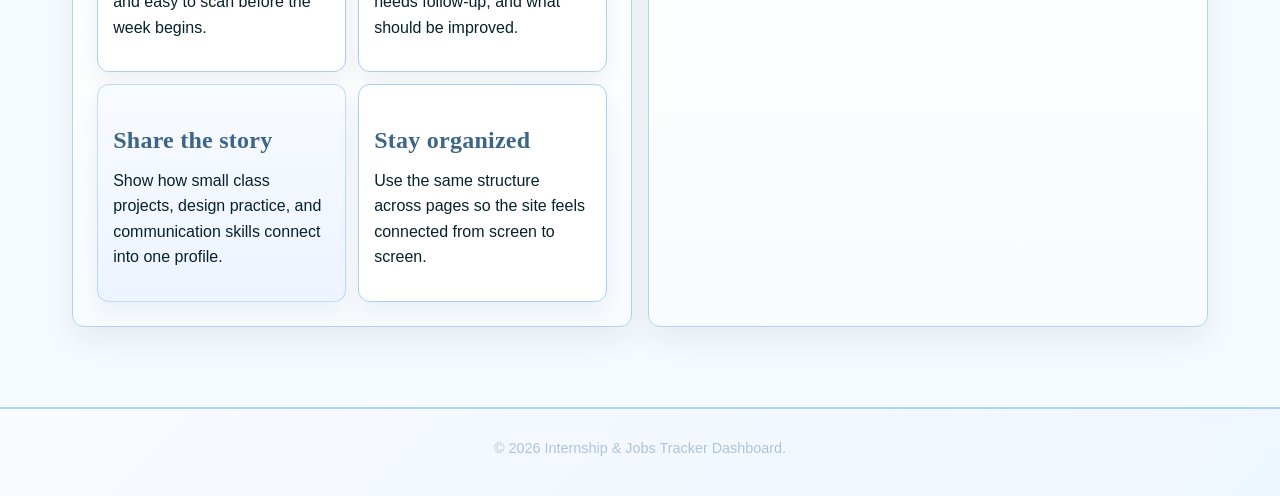
<file: overview.html>
<!doctype html>
<html lang="en">
<head>
    <meta charset="UTF-8">
    <meta name="viewport" content="width=device-width, initial-scale=1.0">
    <title>Overview - CareerTrack</title>
    <meta name="description" content="Prezentare generală a resurselor și priorităților: profile, proiecte, abilități și pași următori pentru carieră.">
    <link rel="stylesheet" href="styles.css">
</head>
<body class="overview-page">
    <a href="#main-content" class="skip-link">Skip to main content</a>

    <header>
        <div class="container">
            <p class="site-title">CareerTrack</p>
            <p class="tagline">Find, track, and organize your career opportunities</p>
        </div>
    </header>

    <nav>
        <div class="container">
            <ul class="nav-list">
                <li><a href="index.html">Home</a></li>
                <li><a href="dashboard.html">Dashboard</a></li>
                <li><a href="jobs.html">Opportunities</a></li>
                <li><a href="contact.html">Apply</a></li>
                <li><a href="overview.html" class="active">Overview</a></li>
                <li><a href="card.html">Card</a></li>
                <li><a href="portfolio.html">Portfolio</a></li>
                <li><a href="chatbot.html">Chatbot</a></li>
            </ul>
        </div>
    </nav>

    <main id="main-content" class="overview-page">
        <div class="container">
            <section class="hero overview-hero">
                <h1>CareerTrack Overview</h1>
                <p>Plan your next steps with a responsive profile-style overview of current goals, project progress, and contact routes.</p>
            </section>

            <section class="overview-layout">
                <article class="profile-panel">
                    <div class="profile-summary">
                        <h2>Profile</h2>
                        <p><strong>CareerTrack Planning Hub</strong> supports a student career workflow: track opportunities, collect useful links, and keep the portfolio moving with one clear interface.</p>
                        <p>This page is arranged with mobile-first layout choices. The outer structure uses CSS Grid, while the badges and contact chips use Flexbox to keep small areas compact and readable.</p>
                        <div class="overview-badges">
                            <span class="badge">Profile</span>
                            <span class="badge">Skills</span>
                            <span class="badge">Projects</span>
                            <span class="badge">Contact</span>
                        </div>
                    </div>
                </article>

                <aside class="overview-panel">
                    <h2>Current Focus</h2>
                    <div class="overview-cards">
                        <article class="overview-card featured">
                            <h3>Career direction</h3>
                            <p>Target internships that build a visible project trail and a stronger technical story for recruiters.</p>
                        </article>
                        <article class="overview-card">
                            <h3>Application rhythm</h3>
                            <p>Apply in short bursts, then track follow-ups and deadline dates in one place.</p>
                        </article>
                        <article class="overview-card">
                            <h3>Portfolio polish</h3>
                            <p>Keep visuals simple, text dense enough to be useful, and spacing consistent across screens.</p>
                        </article>
                        <article class="overview-card">
                            <h3>Interview prep</h3>
                            <p>Review outcomes, note repeated questions, and keep small practice prompts nearby.</p>
                        </article>
                    </div>
                </aside>
            </section>

            <section class="overview-grid" aria-label="overview details">
                <article class="skills-panel">
                    <h2>Skills</h2>
                    <ul>
                        <li>HTML, CSS, and accessible page structure</li>
                        <li>Grid and Flexbox layouts for responsive interfaces</li>
                        <li>Basic JavaScript DOM updates for chat interactions</li>
                        <li>Consistent typography and box model spacing</li>
                    </ul>
                </article>

                <article class="projects-panel">
                    <h2>Projects</h2>
                    <ul>
                        <li>Opportunity tracker dashboard with cards and tables</li>
                        <li>Responsive overview page with multi-column content</li>
                        <li>Chatbot assistant with a local question bank</li>
                        <li>Business card page demonstrating selector types</li>
                    </ul>
                </article>

                <article class="projects-panel">
                    <h2>Card-Based Section</h2>
                    <div class="overview-cards">
                        <article class="overview-card">
                            <h3>Track deadlines</h3>
                            <p>Keep application dates visible and easy to scan before the week begins.</p>
                        </article>
                        <article class="overview-card">
                            <h3>Summarize progress</h3>
                            <p>Record what was sent, what needs follow-up, and what should be improved.</p>
                        </article>
                        <article class="overview-card featured">
                            <h3>Share the story</h3>
                            <p>Show how small class projects, design practice, and communication skills connect into one profile.</p>
                        </article>
                        <article class="overview-card">
                            <h3>Stay organized</h3>
                            <p>Use the same structure across pages so the site feels connected from screen to screen.</p>
                        </article>
                    </div>
                </article>

                <article class="contact-panel">
                    <h2>Contact Details</h2>
                    <div class="contact-list">
                        <span class="skill-pill">Email: info@careertrack.dev</span>
                        <span class="skill-pill">GitHub: github.com/careertrack</span>
                        <span class="skill-pill">Location: Remote-friendly</span>
                    </div>
                </article>
            </section>
        </div>
    </main>

    <footer>
        <div class="container">
            <p>&copy; 2026 Internship & Jobs Tracker Dashboard.</p>
        </div>
    </footer>
</body>
</html>
</file>
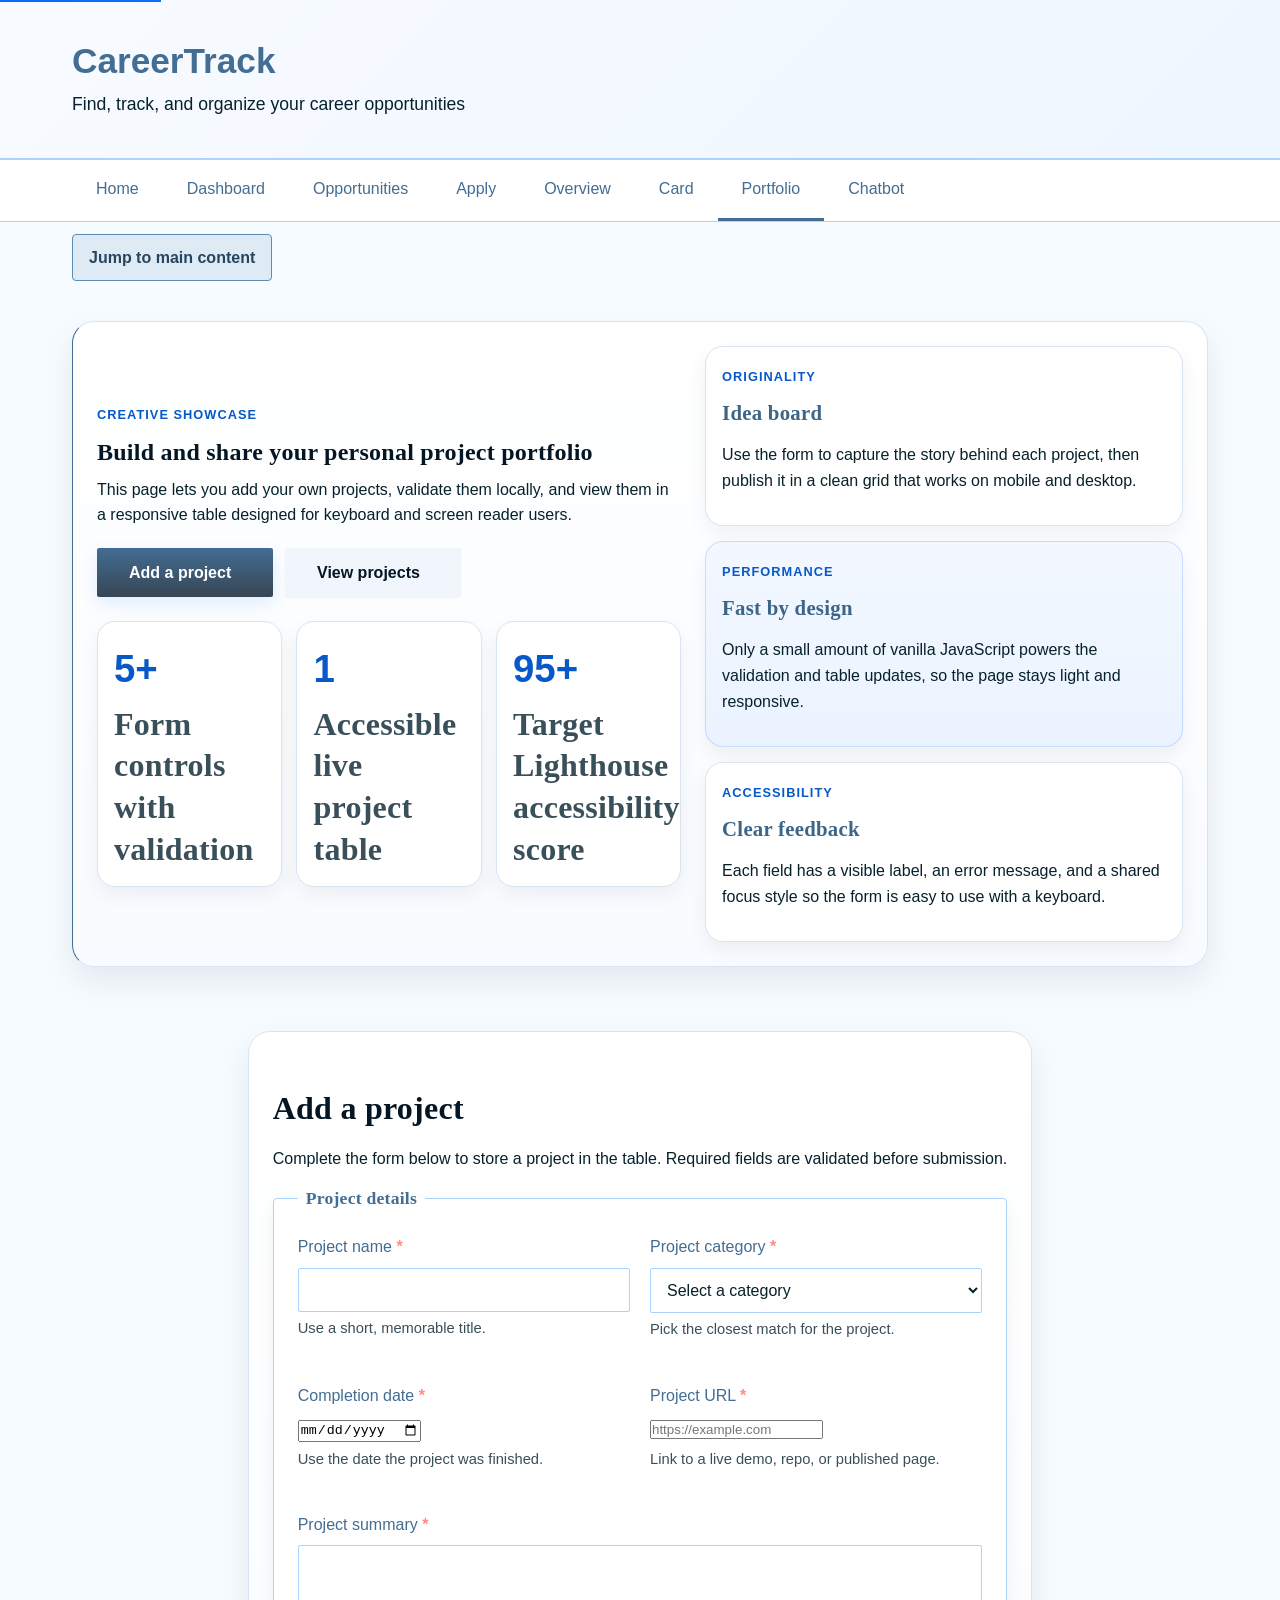
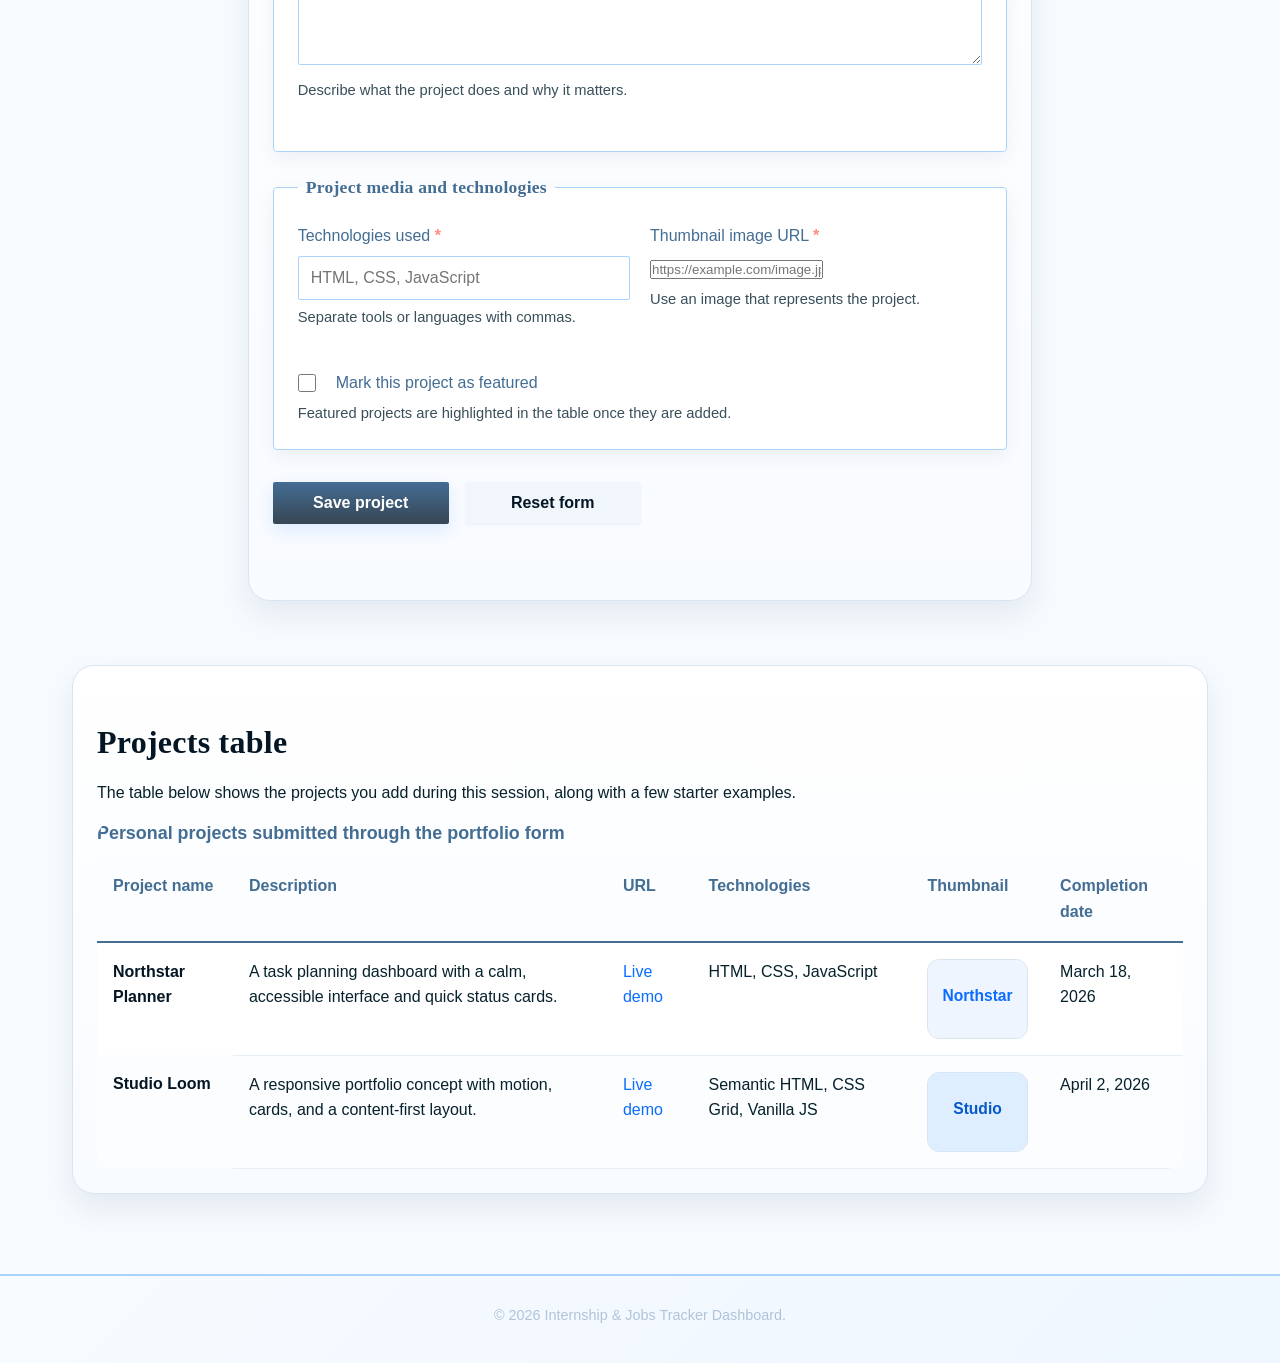
<file: portfolio.html>
<!doctype html>
<html lang="en">
<head>
    <meta charset="UTF-8">
    <meta name="viewport" content="width=device-width, initial-scale=1.0">
    <title>Portfolio - CareerTrack</title>
    <meta name="description" content="Adaugă și partajează proiecte personale: formular accesibil, validare locală și tabel optim pentru cititoare de ecran.">
    <link rel="stylesheet" href="styles.css">
    <link rel="stylesheet" href="portfolio.css">
</head>
<body class="portfolio-page">
    <a href="#main-content" class="skip-link">Skip to main content</a>

    <header>
        <div class="container">
            <p class="site-title">CareerTrack</p>
            <p class="tagline">Find, track, and organize your career opportunities</p>
        </div>
    </header>

    <nav>
        <div class="container">
            <ul class="nav-list">
                <li><a href="index.html">Home</a></li>
                <li><a href="dashboard.html">Dashboard</a></li>
                <li><a href="jobs.html">Opportunities</a></li>
                <li><a href="contact.html">Apply</a></li>
                <li><a href="overview.html">Overview</a></li>
                <li><a href="card.html">Card</a></li>
                <li><a href="portfolio.html" class="active">Portfolio</a></li>
                <li><a href="chatbot.html">Chatbot</a></li>
            </ul>
        </div>
    </nav>

    <div class="main-jump-wrap">
        <div class="container">
            <a href="#main-content" class="main-jump-btn">Jump to main content</a>
        </div>
    </div>

    <main id="main-content">
        <div class="container portfolio-layout">
            <section class="hero portfolio-hero" aria-labelledby="portfolio-title">
                <div>
                    <p class="portfolio-kicker">Creative showcase</p>
                    <h1 id="portfolio-title">Build and share your personal project portfolio</h1>
                    <p>This page lets you add your own projects, validate them locally, and view them in a responsive table designed for keyboard and screen reader users.</p>

                    <div class="portfolio-actions">
                        <a href="#project-form-section" class="btn btn-primary">Add a project</a>
                        <a href="#projects-section" class="btn btn-secondary">View projects</a>
                    </div>

                    <div class="portfolio-stat-strip" role="region" aria-label="Portfolio highlights">
                        <article class="portfolio-stat-card">
                            <p class="portfolio-stat-number">5+</p>
                            <h2 class="portfolio-stat-label">Form controls with validation</h2>
                        </article>
                        <article class="portfolio-stat-card">
                            <p class="portfolio-stat-number">1</p>
                            <h2 class="portfolio-stat-label">Accessible live project table</h2>
                        </article>
                        <article class="portfolio-stat-card">
                            <p class="portfolio-stat-number">95+</p>
                            <h2 class="portfolio-stat-label">Target Lighthouse accessibility score</h2>
                        </article>
                    </div>
                </div>

                <div class="portfolio-preview" role="region" aria-label="Design preview">
                    <article class="portfolio-preview-card">
                        <p class="preview-eyebrow">Originality</p>
                        <h2>Idea board</h2>
                        <p>Use the form to capture the story behind each project, then publish it in a clean grid that works on mobile and desktop.</p>
                    </article>
                    <article class="portfolio-preview-card preview-accent">
                        <p class="preview-eyebrow">Performance</p>
                        <h2>Fast by design</h2>
                        <p>Only a small amount of vanilla JavaScript powers the validation and table updates, so the page stays light and responsive.</p>
                    </article>
                    <article class="portfolio-preview-card">
                        <p class="preview-eyebrow">Accessibility</p>
                        <h2>Clear feedback</h2>
                        <p>Each field has a visible label, an error message, and a shared focus style so the form is easy to use with a keyboard.</p>
                    </article>
                </div>
            </section>

            <section class="form-section portfolio-form-section" id="project-form-section">
                <h2>Add a project</h2>
                <p>Complete the form below to store a project in the table. Required fields are validated before submission.</p>

                <form id="project-form" class="application-form portfolio-form" novalidate>
                    <fieldset>
                        <legend>Project details</legend>
                        <div class="form-grid">
                            <div class="form-group">
                                <label for="project-name">Project name <span class="required">*</span></label>
                                <input id="project-name" name="projectName" type="text" autocomplete="off" required aria-describedby="project-name-hint project-name-error" data-error-target="project-name-error">
                                <p class="field-hint" id="project-name-hint">Use a short, memorable title.</p>
                                <p class="field-error" id="project-name-error" aria-live="polite"></p>
                            </div>

                            <div class="form-group">
                                <label for="project-category">Project category <span class="required">*</span></label>
                                <select id="project-category" name="projectCategory" required aria-describedby="project-category-hint project-category-error" data-error-target="project-category-error">
                                    <option value="">Select a category</option>
                                    <option value="web app">Web app</option>
                                    <option value="landing page">Landing page</option>
                                    <option value="dashboard">Dashboard</option>
                                    <option value="design system">Design system</option>
                                    <option value="research">Research project</option>
                                </select>
                                <p class="field-hint" id="project-category-hint">Pick the closest match for the project.</p>
                                <p class="field-error" id="project-category-error" aria-live="polite"></p>
                            </div>

                            <div class="form-group">
                                <label for="completion-date">Completion date <span class="required">*</span></label>
                                <input id="completion-date" name="completionDate" type="date" required aria-describedby="completion-date-hint completion-date-error" data-error-target="completion-date-error">
                                <p class="field-hint" id="completion-date-hint">Use the date the project was finished.</p>
                                <p class="field-error" id="completion-date-error" aria-live="polite"></p>
                            </div>

                            <div class="form-group">
                                <label for="project-url">Project URL <span class="required">*</span></label>
                                <input id="project-url" name="projectUrl" type="url" inputmode="url" placeholder="https://example.com" required aria-describedby="project-url-hint project-url-error" data-error-target="project-url-error">
                                <p class="field-hint" id="project-url-hint">Link to a live demo, repo, or published page.</p>
                                <p class="field-error" id="project-url-error" aria-live="polite"></p>
                            </div>

                            <div class="form-group full-width">
                                <label for="project-summary">Project summary <span class="required">*</span></label>
                                <textarea id="project-summary" name="projectSummary" rows="5" required aria-describedby="project-summary-hint project-summary-error" data-error-target="project-summary-error"></textarea>
                                <p class="field-hint" id="project-summary-hint">Describe what the project does and why it matters.</p>
                                <p class="field-error" id="project-summary-error" aria-live="polite"></p>
                            </div>
                        </div>
                    </fieldset>

                    <fieldset>
                        <legend>Project media and technologies</legend>
                        <div class="form-grid">
                            <div class="form-group">
                                <label for="technologies">Technologies used <span class="required">*</span></label>
                                <input id="technologies" name="technologies" type="text" placeholder="HTML, CSS, JavaScript" required aria-describedby="technologies-hint technologies-error" data-error-target="technologies-error">
                                <p class="field-hint" id="technologies-hint">Separate tools or languages with commas.</p>
                                <p class="field-error" id="technologies-error" aria-live="polite"></p>
                            </div>

                            <div class="form-group">
                                <label for="thumbnail-url">Thumbnail image URL <span class="required">*</span></label>
                                <input id="thumbnail-url" name="thumbnailUrl" type="url" inputmode="url" placeholder="https://example.com/image.jpg" required aria-describedby="thumbnail-url-hint thumbnail-url-error" data-error-target="thumbnail-url-error">
                                <p class="field-hint" id="thumbnail-url-hint">Use an image that represents the project.</p>
                                <p class="field-error" id="thumbnail-url-error" aria-live="polite"></p>
                            </div>

                            <div class="form-group full-width">
                                <div class="checkbox-field">
                                    <input id="featured-project" name="featuredProject" type="checkbox" aria-describedby="featured-project-hint">
                                    <label for="featured-project">Mark this project as featured</label>
                                </div>
                                <p class="field-hint" id="featured-project-hint">Featured projects are highlighted in the table once they are added.</p>
                            </div>
                        </div>
                    </fieldset>

                    <div class="form-actions">
                        <button type="submit" class="btn btn-primary">Save project</button>
                        <button type="reset" class="btn btn-secondary">Reset form</button>
                    </div>

                    <p id="form-status" class="form-status" role="status" aria-live="polite"></p>
                </form>
            </section>

            <section class="portfolio-table-section" id="projects-section">
                <h2>Projects table</h2>
                <p>The table below shows the projects you add during this session, along with a few starter examples.</p>

                <div class="table-scroll" role="region" tabindex="0" aria-label="Scrollable projects table">
                    <table class="opportunities-table portfolio-table">
                        <caption>Personal projects submitted through the portfolio form</caption>
                        <thead>
                            <tr>
                                <th scope="col">Project name</th>
                                <th scope="col">Description</th>
                                <th scope="col">URL</th>
                                <th scope="col">Technologies</th>
                                <th scope="col">Thumbnail</th>
                                <th scope="col">Completion date</th>
                            </tr>
                        </thead>
                        <tbody id="projects-table-body">
                            <tr>
                                <th scope="row">Northstar Planner</th>
                                <td>A task planning dashboard with a calm, accessible interface and quick status cards.</td>
                                <td><a href="https://example.com" target="_blank" rel="noopener noreferrer">Live demo</a></td>
                                <td>HTML, CSS, JavaScript</td>
                                <td><img class="portfolio-thumbnail" src="data:image/svg+xml;charset=UTF-8,%3Csvg%20xmlns='http://www.w3.org/2000/svg'%20viewBox='0%200%20120%2080'%3E%3Crect%20width='120'%20height='80'%20rx='14'%20fill='%23eef5ff'/%3E%3Ctext%20x='50%25'%20y='52%25'%20text-anchor='middle'%20fill='%230b6cff'%20font-size='16'%20font-family='Arial'%20font-weight='700'%3ENorthstar%3C/text%3E%3C/svg%3E" alt="Northstar Planner thumbnail" loading="lazy" decoding="async" width="120" height="80"></td>
                                <td>March 18, 2026</td>
                            </tr>
                            <tr>
                                <th scope="row">Studio Loom</th>
                                <td>A responsive portfolio concept with motion, cards, and a content-first layout.</td>
                                <td><a href="https://example.com" target="_blank" rel="noopener noreferrer">Live demo</a></td>
                                <td>Semantic HTML, CSS Grid, Vanilla JS</td>
                                <td><img class="portfolio-thumbnail" src="data:image/svg+xml;charset=UTF-8,%3Csvg%20xmlns='http://www.w3.org/2000/svg'%20viewBox='0%200%20120%2080'%3E%3Crect%20width='120'%20height='80'%20rx='14'%20fill='%23dfeeff'/%3E%3Ctext%20x='50%25'%20y='52%25'%20text-anchor='middle'%20fill='%230758c9'%20font-size='16'%20font-family='Arial'%20font-weight='700'%3EStudio%3C/text%3E%3C/svg%3E" alt="Studio Loom thumbnail" loading="lazy" decoding="async" width="120" height="80"></td>
                                <td>April 2, 2026</td>
                            </tr>
                        </tbody>
                    </table>
                </div>
            </section>
        </div>
    </main>

    <footer>
        <div class="container">
            <p>&copy; 2026 Internship & Jobs Tracker Dashboard.</p>
        </div>
    </footer>

    <script src="portfolio.js" defer></script>
</body>
</html>
</file>
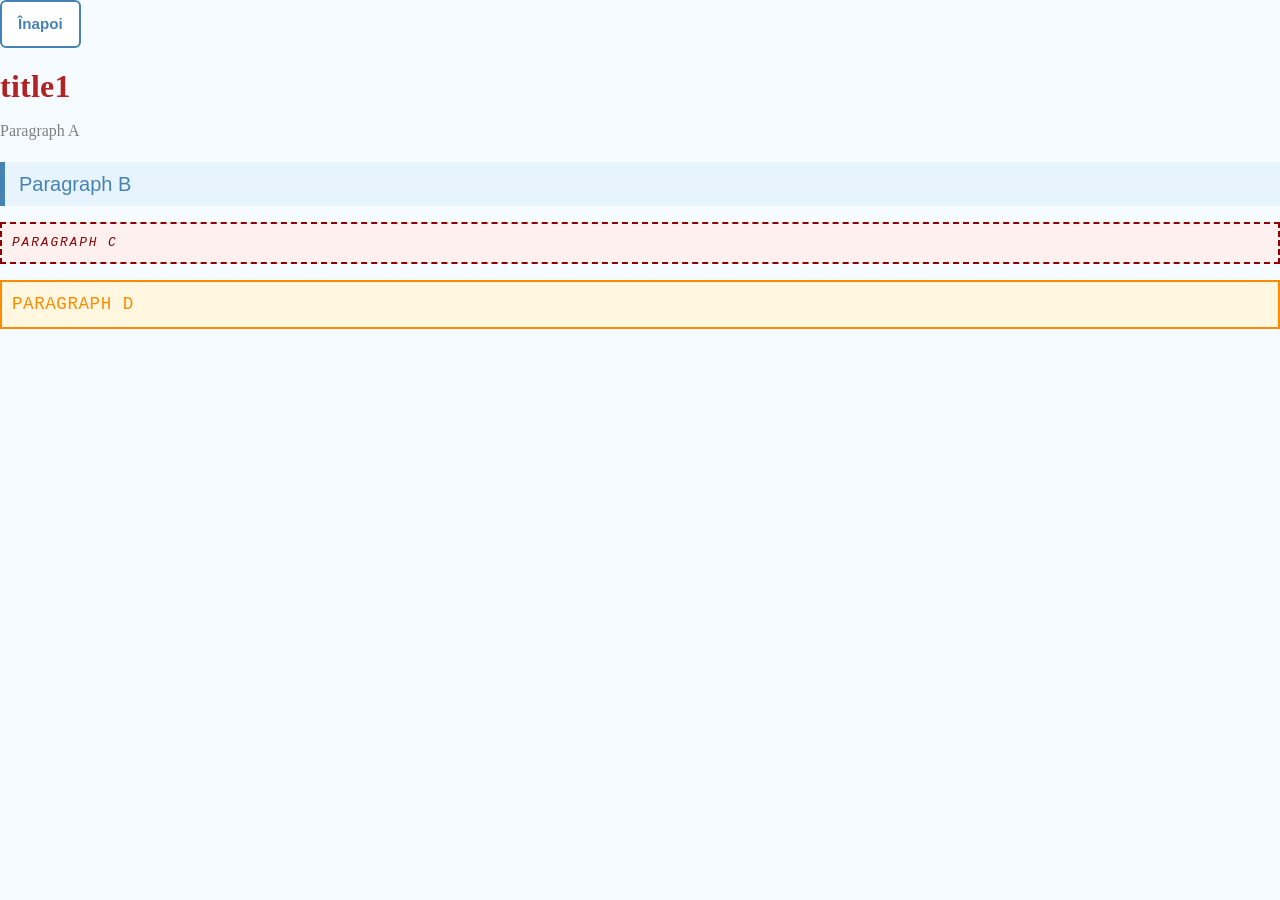
<file: specificity.html>
<!DOCTYPE html>
<html lang="en">
<head>
    <meta charset="UTF-8">
    <title>Specificity Game</title>
    <meta name="description" content="Joc demonstrativ pentru specificitatea CSS: experimentează reguli și vezi cum se aplică stilurile în pagină.">
    <link rel="stylesheet" href="styles.css">
    <style>
        p {
            color: gray;
            font-size: 1rem;
            font-family: Georgia, serif;
            line-height: 1.4;
            padding: 4px 0;
        }

        .info {
            color: steelblue;
            font-size: 1.25rem;
            background-color: #e8f4fd;
            padding: 8px 14px;
            border-left: 5px solid steelblue;
            font-family: Arial, sans-serif;
        }

        #warning {
            color: darkred;
            font-size: 0.8rem;
            font-style: italic;
            text-transform: uppercase;
            letter-spacing: 0.15em;
            border: 2px dashed darkred;
            padding: 10px;
            background-color: #fff0f0;
            font-family: 'Courier New', monospace;
        }

        #warning.info {
            color: darkorange;
            background-color: #fff7e0;
            border: 2px solid darkorange;
            font-size: 1.1rem;
            font-style: normal;
            letter-spacing: 0.03em;
        }

        h1 {
            color: #b22222;
        }

        .back-btn {
            display: inline-block;
            margin: 0 0 18px;
            padding: 10px 16px;
            border: 2px solid steelblue;
            border-radius: 6px;
            background: #ffffff;
            color: steelblue;
            font-family: Arial, sans-serif;
            font-size: 0.95rem;
            font-weight: 700;
            cursor: pointer;
            text-decoration: none;
        }

        .back-btn:hover,
        .back-btn:focus {
            background-color: #e8f4fd;
            text-decoration: none;
        }
    </style>
</head>
<body>

    <a href="javascript:history.back()" class="back-btn">Înapoi</a>

    <h1>title1</h1>

    <p>Paragraph A</p>

    <p class="info">Paragraph B</p>

    <p id="warning">Paragraph C</p>

    <p class="info" id="warning">Paragraph D</p>

</body>
</html>
</file>
<file: styles.css>
* {
    margin: 0;
    padding: 0;
    box-sizing: border-box;
}

html {
    scroll-behavior: smooth;
}

body {
    font-family: 'Segoe UI', Tahoma, Geneva, Verdana, sans-serif;
    font-size: 16px;
    line-height: 1.6;
    color: #2f4253;
    background-color: #f5f7fa;
}

h1 {
    --accent: #b8c7d8;
    --accent-strong: #94a8bc;
    color: #2c4563;
    margin-bottom: 0.5rem;
}

h2 {
    font-size: 2rem;
    font-weight: 700;
    color: #34527a;
    margin-top: 2rem;
    margin-bottom: 1rem;
}

h3 {
    font-size: 1.5rem;
    font-weight: 600;
    color: #3c6f9c;
    margin-top: 1.5rem;
    margin-bottom: 0.75rem;
}

h4 {
    font-size: 1.1rem;
    font-weight: 600;
    color: #5a8bb5;
    margin-top: 1rem;
    margin-bottom: 0.5rem;
}

p {
    margin-bottom: 1rem;
    color: #405463;
}

a {
    color: #5a8bb5;
    text-decoration: none;
    transition: color 0.2s ease;
}

a:hover,
a:focus {
    color: #3d6b98;
    text-decoration: underline;
}

a:focus {
    outline: 2px solid #5a8bb5;
    outline-offset: 2px;
}

.skip-link {
    position: absolute;
    top: -40px;
    left: 0;
    background: #5a8bb5;
    color: white;
    padding: 8px;
    text-decoration: none;
    z-index: 100;
    border-radius: 0;
}

.skip-link:focus {
    top: 0;
}

.main-jump-wrap {
    padding-top: 0.75rem;
}

.main-jump-btn {
    display: inline-block;
    padding: 0.6rem 1rem;
    border: 1px solid #5a8bb5;
    border-radius: 4px;
    background-color: rgba(90, 139, 181, 0.15);
    color: #27455f;
    font-weight: 600;
    text-decoration: none;
}

.main-jump-btn:hover {
    background-color: rgba(90, 139, 181, 0.25);
    text-decoration: none;
}

.main-jump-btn:focus {
    outline: 2px solid #9ecbf0;
    outline-offset: 2px;
}


.container {
    max-width: 1200px;
    margin: 0 auto;
    padding: 0 2rem;
}


header {
    background: linear-gradient(135deg, #e8f0f8 0%, #d4e5f0 100%);
    color: #2c4563;
    padding: 2.5rem 0;
    border-bottom: 2px solid #5a8bb5;
}

header .site-title {
    color: #2c4563;
    font-size: 2.2rem;
    font-weight: 700;
    line-height: 1.2;
    margin-bottom: 0.5rem;
}

.tagline {
    font-size: 1.1rem;
    color: #456075;
    margin: 0;
}


nav {
    background-color: white;
    border-bottom: 2px solid #e8f0f8;
    position: sticky;
    top: 0;
    z-index: 50;
}

.nav-list {
    list-style: none;
    display: flex;
    flex-wrap: wrap;
    gap: 0;
}

.nav-list a {
    display: block;
    padding: 1rem 1.5rem;
    color: #426f96;
    font-weight: 500;
    transition: background-color 0.15s ease, color 0.15s ease;
    text-decoration: none;
    border-bottom: 3px solid transparent;
}

.nav-list a:hover {
    background-color: #f5f7fa;
    text-decoration: none;
    color: #3d6b98;
}

.nav-list a:focus {
    outline: 2px solid #5a8bb5;
    outline-offset: -4px;
}

.nav-list a.active {
    background-color: transparent;
    border-bottom: 3px solid #5a8bb5;
    color: #2c4563;
    text-decoration: none;
}

main {
    padding: 2.5rem 0;
    min-height: calc(100vh - 300px);
}


.hero {
    background-color: white;
    padding: 2.5rem;
    border-radius: 4px;
    border: 1px solid #d0dce8;
    border-left: 4px solid #5a8bb5;
    margin-bottom: 2.5rem;
    box-shadow: 0 1px 3px rgba(0, 0, 0, 0.05);
}

.hero h2 {
    margin-top: 0;
    color: #34527a;
}

.section-kicker {
    display: inline-block;
    margin-bottom: 0.75rem;
    padding: 0.25rem 0.65rem;
    border-radius: 999px;
    background: rgba(90, 139, 181, 0.12);
    color: #34527a;
    font-size: 0.8rem;
    font-weight: 700;
    letter-spacing: 0.08em;
    text-transform: uppercase;
}

.home-spotlight {
    display: grid;
    grid-template-columns: minmax(0, 1fr) minmax(280px, 0.9fr);
    gap: 1.5rem;
    align-items: center;
    background: linear-gradient(135deg, #ffffff 0%, #eef5fb 100%);
    padding: 2rem;
    border-radius: 4px;
    border: 1px solid #d0dce8;
    border-left: 4px solid #5a8bb5;
    margin-bottom: 2.5rem;
    box-shadow: 0 1px 3px rgba(0, 0, 0, 0.05);
    overflow: hidden;
}

.spotlight-copy p:last-child {
    margin-bottom: 0;
}

.spotlight-pills {
    display: flex;
    flex-wrap: wrap;
    gap: 0.75rem;
    margin-top: 1.25rem;
}

.spotlight-pill {
    display: inline-flex;
    align-items: center;
    justify-content: center;
    min-height: 2.5rem;
    padding: 0 1rem;
    border-radius: 999px;
    background: #e8f0f8;
    color: #34527a;
    border: 1px solid #c6d8e8;
    font-weight: 700;
    letter-spacing: 0.02em;
}

.spotlight-visual {
    position: relative;
    min-height: 320px;
    padding: 1rem;
    border-radius: 20px;
    background:
        radial-gradient(circle at top right, rgba(90, 139, 181, 0.18), transparent 40%),
        linear-gradient(180deg, #f8fbff 0%, #e7f0f8 100%);
    border: 1px solid #c8d7e6;
    isolation: isolate;
}

.spotlight-orbit {
    position: absolute;
    inset: 14% 8% 10% 8%;
    border: 1px dashed rgba(90, 139, 181, 0.35);
    border-radius: 28px;
    transform: rotate(-4deg);
}

.spotlight-card {
    position: absolute;
    background: rgba(255, 255, 255, 0.94);
    backdrop-filter: blur(6px);
    border: 1px solid #d0dce8;
    border-radius: 18px;
    box-shadow: 0 8px 18px rgba(42, 67, 99, 0.08);
}

.spotlight-main-card {
    left: 10%;
    right: 18%;
    top: 18%;
    padding: 1.35rem;
}

.spotlight-main-card::after {
    content: '';
    display: block;
    height: 10px;
    margin-top: 0.9rem;
    border-radius: 999px;
    background: linear-gradient(90deg, #5a8bb5 0%, #88b6d8 58%, #d5e7f5 100%);
}

.spotlight-card-label,
.spotlight-mini-label {
    margin-bottom: 0.3rem;
    color: #5a7a8f;
    font-size: 0.9rem;
}

.spotlight-card-value,
.spotlight-mini-value {
    color: #2c4563;
    font-weight: 700;
}

.spotlight-card-value {
    font-size: clamp(1.8rem, 3vw, 2.5rem);
}

.spotlight-card-note {
    margin-bottom: 0;
}

.spotlight-mini-card {
    width: 42%;
    padding: 0.9rem 1rem;
}

.spotlight-top-card {
    right: 4%;
    top: 8%;
}

.spotlight-bottom-card {
    left: 4%;
    bottom: 8%;
}

.spotlight-visual::before,
.spotlight-visual::after {
    content: '';
    position: absolute;
    border-radius: 999px;
    opacity: 0.75;
    z-index: -1;
}

.spotlight-visual::before {
    width: 92px;
    height: 92px;
    right: 8%;
    bottom: 10%;
    background: radial-gradient(circle, rgba(90, 139, 181, 0.32) 0%, rgba(90, 139, 181, 0.08) 65%, transparent 68%);
}

.spotlight-visual::after {
    width: 54px;
    height: 54px;
    left: 9%;
    top: 10%;
    background: radial-gradient(circle, rgba(44, 69, 99, 0.18) 0%, rgba(44, 69, 99, 0.05) 68%, transparent 70%);
}


.features {
    margin-bottom: 2.5rem;
}

.feature-grid {
    display: grid;
    grid-template-columns: repeat(auto-fit, minmax(280px, 1fr));
    gap: 2rem;
    margin-top: 1.5rem;
}

.feature-card {
    background-color: white;
    padding: 2rem;
    border-radius: 4px;
    border: 1px solid #d0dce8;
    border-left: 4px solid #5a8bb5;
    transition: box-shadow 0.2s ease, transform 0.2s ease;
    box-shadow: 0 1px 3px rgba(0, 0, 0, 0.05);
}

.feature-card:hover {
    box-shadow: 0 4px 8px rgba(90, 139, 181, 0.15);
    transform: translateY(-2px);
}

.feature-card h3 {
    margin-top: 0;
    color: #5a8bb5;
}


.latest-updates {
    margin-bottom: 2.5rem;
}

.updates-list {
    display: grid;
    gap: 1.5rem;
}

.update-item {
    background-color: white;
    padding: 1.75rem;
    border-radius: 4px;
    border: 1px solid #d0dce8;
    border-left: 4px solid #5a8bb5;
    box-shadow: 0 1px 3px rgba(0, 0, 0, 0.05);
}

.update-item h3 {
    margin-top: 0;
    color: #34527a;
}

.update-item p {
    margin-bottom: 0.5rem;
}


.dashboard-overview {
    margin-bottom: 2.5rem;
}

.stats-grid {
    display: grid;
    grid-template-columns: repeat(auto-fit, minmax(200px, 1fr));
    gap: 1.5rem;
    margin-top: 1.5rem;
}

.stat-card {
    background: linear-gradient(135deg, #e8f0f8 0%, #d4e5f0 100%);
    color: #2c4563;
    padding: 2rem;
    border-radius: 4px;
    text-align: center;
    border: 1px solid #c0d5e8;
    box-shadow: 0 2px 4px rgba(90, 139, 181, 0.1);
}

.stat-number {
    font-size: 2.5rem;
    font-weight: 700;
    color: #5a8bb5;
    margin-bottom: 0.5rem;
}

.stat-label {
    font-size: 0.95rem;
    opacity: 1;
    color: #5a7a8f;
}

.dashboard-content {
    margin-bottom: 2.5rem;
}

.info-boxes {
    display: grid;
    grid-template-columns: repeat(auto-fit, minmax(250px, 1fr));
    gap: 1.5rem;
    margin-top: 1.5rem;
}

.info-box {
    background-color: white;
    padding: 1.75rem;
    border-radius: 4px;
    border: 1px solid #d0dce8;
    border-left: 4px solid #5a8bb5;
    box-shadow: 0 1px 3px rgba(0, 0, 0, 0.05);
}

.info-box h4 {
    margin-top: 0;
    color: #5a8bb5;
}


.tips-list {
    background-color: white;
    padding: 1.75rem;
    border-radius: 4px;
    border: 1px solid #d0dce8;
    border-left: 4px solid #5a8bb5;
    margin-top: 1.5rem;
    box-shadow: 0 1px 3px rgba(0, 0, 0, 0.05);
}

.tips-list li {
    margin-bottom: 1rem;
    color: #5a6f7f;
}


.opportunities-table-section {
    background-color: white;
    padding: 1.75rem;
    border-radius: 4px;
    border: 1px solid #d0dce8;
    box-shadow: 0 1px 3px rgba(0, 0, 0, 0.05);
    overflow-x: auto;
    margin-bottom: 2.5rem;
}

.opportunities-table {
    width: 100%;
    border-collapse: collapse;
    margin-top: 1rem;
}

.opportunities-table caption {
    text-align: left;
    padding: 1rem 0;
    font-weight: 600;
    color: #2c4563;
    font-size: 0.95rem;
}

.opportunities-table thead {
    background-color: #e8f0f8;
    color: #2c4563;
    border-bottom: 2px solid #5a8bb5;
}

.opportunities-table th {
    padding: 1rem;
    text-align: left;
    font-weight: 600;
    color: #2c4563;
    border: none;
}

.opportunities-table td {
    padding: 1rem;
    border-bottom: 1px solid #e0e5ec;
    color: #5a6f7f;
}

.opportunities-table tbody tr:hover {
    background-color: #f5f7fa;
}

.opportunities-table tbody tr:nth-child(even) {
    background-color: white;
}


.status-open {
    display: inline-block;
    background-color: #d4edda;
    color: #5a7a5f;
    padding: 0.3rem 0.7rem;
    border-radius: 0;
    font-size: 0.85rem;
    font-weight: 500;
}

.status-closing {
    display: inline-block;
    background-color: #fff3cd;
    color: #856404;
    padding: 0.3rem 0.7rem;
    border-radius: 0;
    font-size: 0.85rem;
    font-weight: 500;
}


.tips-container {
    display: grid;
    grid-template-columns: repeat(auto-fit, minmax(250px, 1fr));
    gap: 1.5rem;
    margin-top: 1.5rem;
}

.tip {
    background-color: white;
    padding: 1.5rem;
    border-radius: 4px;
    border: 1px solid #d0dce8;
    border-left: 4px solid #5a8bb5;
    box-shadow: 0 1px 3px rgba(0, 0, 0, 0.05);
}

.tip h4 {
    margin-top: 0;
    color: #5a8bb5;
}

.form-section {
    background-color: white;
    padding: 1.75rem;
    border-radius: 4px;
    border: 1px solid #d0dce8;
    box-shadow: 0 1px 3px rgba(0, 0, 0, 0.05);
    margin-bottom: 2.5rem;
}

.application-form {
    max-width: 600px;
}

fieldset {
    border: 1px solid #d0dce8;
    padding: 1.5rem;
    margin-bottom: 1.5rem;
    border-radius: 4px;
    background-color: #f5f7fa;
}

legend {
    font-size: 1.1rem;
    font-weight: 600;
    color: #2c4563;
    padding: 0 0.5rem;
}

.form-group {
    margin-bottom: 1.5rem;
}

label {
    display: block;
    margin-bottom: 0.5rem;
    font-weight: 500;
    color: #34527a;
}

.required {
    color: #c85a52;
    font-weight: 600;
}

input[type="text"],
input[type="email"],
input[type="tel"],
select,
textarea {
    width: 100%;
    padding: 0.75rem;
    border: 1px solid #d0dce8;
    border-radius: 2px;
    font-size: 1rem;
    font-family: inherit;
    transition: border-color 0.15s ease, box-shadow 0.15s ease;
    background-color: white;
    color: #5a6f7f;
}

input[type="text"]:focus,
input[type="email"]:focus,
input[type="tel"]:focus,
select:focus,
textarea:focus {
    outline: none;
    border-color: #5a8bb5;
    box-shadow: 0 0 0 3px rgba(90, 139, 181, 0.1);
}

textarea {
    resize: vertical;
    min-height: 120px;
}

.checkbox-group {
    display: flex;
    align-items: center;
}

.checkbox-group label {
    display: flex;
    align-items: center;
    margin-bottom: 0;
    font-weight: normal;
    margin-right: 1.5rem;
    color: #5a6f7f;
}

input[type="checkbox"] {
    margin-right: 0.5rem;
    width: 18px;
    height: 18px;
    cursor: pointer;
}

.form-actions {
    display: flex;
    gap: 1rem;
    margin-top: 2rem;
}

.btn {
    padding: 0.75rem 2rem;
    border: none;
    border-radius: 2px;
    font-size: 1rem;
    font-weight: 600;
    cursor: pointer;
    transition: background-color 0.15s ease, box-shadow 0.15s ease;
}

.btn:focus {
    outline: 2px solid #5a8bb5;
    outline-offset: 2px;
}

.btn:active {
    transform: none;
}

.btn-primary {
    background-color: #5a8bb5;
    color: white;
    box-shadow: 0 2px 4px rgba(90, 139, 181, 0.2);
}

.btn-primary:hover {
    background-color: #4a7ba5;
}

.btn-secondary {
    background-color: #e0e8f0;
    color: #34527a;
    box-shadow: 0 1px 2px rgba(0, 0, 0, 0.05);
}

.btn-secondary:hover {
    background-color: #d0dce8;
}

.form-note {
    font-size: 0.9rem;
    color: #526779;
    margin-top: 1.5rem;
    padding-top: 1rem;
    border-top: 1px solid #d0dce8;
}

.contact-info {
    margin-bottom: 2.5rem;
}

.contact-methods {
    display: grid;
    grid-template-columns: repeat(auto-fit, minmax(250px, 1fr));
    gap: 1.5rem;
    margin-top: 1.5rem;
}

.contact-method {
    background-color: white;
    padding: 1.5rem;
    border-radius: 4px;
    border: 1px solid #d0dce8;
    box-shadow: 0 1px 3px rgba(0, 0, 0, 0.05);
}

.contact-method h4 {
    margin-top: 0;
    color: #5a8bb5;
}

.contact-method p {
    margin-bottom: 0;
    color: #425565;
}


footer {
    background: linear-gradient(135deg, #e8f0f8 0%, #d4e5f0 100%);
    color: #2c4563;
    text-align: center;
    padding: 1.75rem 0;
    margin-top: 2.5rem;
    border-top: 2px solid #5a8bb5;
}

footer p {
    margin-bottom: 0.5rem;
    color: #34527a;
}

footer p:last-child {
    font-size: 0.9rem;
    color: #415b70;
}

/* Removed accidental dark-theme override to restore intended light color scheme */

h1,
h2 {
    color: #e8f0f8;
}

h3,
h4 {
    color: #8fc2ec;
}

p,
label,
.stat-label,
.form-note,
.contact-method p,
.tips-list li,
.opportunities-table td,
.tagline {
    color: #dbe6f1;
}

a {
    color: #9ecbf0;
}

a:hover,
a:focus {
    color: #c2dff8;
}

a:focus,
.btn:focus,
.nav-list a:focus {
    outline-color: #9ecbf0;
}

.skip-link {
    background: #4a7ba5;
    color: #ffffff;
}

header {
    background: linear-gradient(135deg, #182633 0%, #1d3245 100%);
    color: #e8f0f8;
    border-bottom: 2px solid #4a7ba5;
}

header .site-title {
    color: #e8f0f8;
}

nav {
    background-color: #13202d;
    border-bottom: 1px solid #24394c;
}

.nav-list a {
    color: #e8f4fc;
}

.nav-list a:hover {
    background-color: #1a2b3b;
    color: #ffffff;
}

.nav-list a.active {
    border-bottom-color: #8fc2ec;
    color: #e8f0f8;
}

.hero,
.feature-card,
.update-item,
.info-box,
.tips-list,
.opportunities-table-section,
.tip,
.form-section,
.contact-method {
    background-color: #162330;
    border-color: #24394c;
    box-shadow: 0 2px 10px rgba(0, 0, 0, 0.25);
}

.hero,
.feature-card,
.update-item,
.info-box,
.tips-list,
.tip {
    border-left-color: #4a7ba5;
}

.hero h2,
.update-item h3,
.opportunities-table caption,
legend {
    color: #e8f0f8;
}

.stat-card {
    background: linear-gradient(135deg, #1f3144 0%, #28445f 100%);
    color: #e8f0f8;
    border-color: #355573;
}

.stat-number {
    color: #9ecbf0;
}

.opportunities-table thead {
    background-color: #1e3346;
    border-bottom-color: #4a7ba5;
}

.opportunities-table th {
    color: #e8f0f8;
}

.opportunities-table td {
    border-bottom-color: #223648;
}

.opportunities-table tbody tr:hover {
    background-color: #1a2c3b;
}

.opportunities-table tbody tr:nth-child(even) {
    background-color: #142331;
}

.status-open {
    background-color: #1f6d44;
    color: #eafff2;
}

.status-closing {
    background-color: #8c6b1f;
    color: #fff6d8;
}

fieldset {
    border-color: #2a4257;
    background-color: #13202d;
}

input[type="text"],
input[type="email"],
input[type="tel"],
select,
textarea {
    background-color: #0f1b26;
    color: #edf4fa;
    border-color: #2a4257;
}

input[type="text"]:focus,
input[type="email"]:focus,
input[type="tel"]:focus,
select:focus,
textarea:focus {
    border-color: #8fc2ec;
    box-shadow: 0 0 0 3px rgba(143, 194, 236, 0.18);
}

.required {
    color: #ff8b82;
}

.btn-primary {
    background-color: #4a7ba5;
    color: #f5fbff;
}

.btn-primary:hover {
    background-color: #5a8bb5;
}

.btn-secondary {
    background-color: #2a4257;
    color: #f2f8fd;
}

.btn-secondary:hover {
    background-color: #355573;
}

.form-note {
    border-top-color: #2a4257;
    color: #e6eef6;
}

footer {
    background: linear-gradient(135deg, #182633 0%, #1d3245 100%);
    color: #dbe7f2;
    border-top: 2px solid #4a7ba5;
}

footer p,
footer p:last-child {
    color: #eef5fb;
}

@media (max-width: 768px) {
    h1 {
        font-size: 1.8rem;
    }

    h2 {
        font-size: 1.5rem;
    }

    h3 {
        font-size: 1.2rem;
    }

    .container {
        padding: 0 1rem;
    }

    .nav-list {
        gap: 0;
    }

    .nav-list a {
        padding: 0.75rem 1rem;
        font-size: 0.95rem;
    }

    main {
        padding: 1.5rem 0;
    }

    .hero,
    .feature-grid,
    .stats-grid,
    .info-boxes,
    .tips-container,
    .contact-methods {
        margin-bottom: 1.5rem;
    }

    .feature-grid,
    .stats-grid,
    .info-boxes,
    .tips-container,
    .contact-methods {
        grid-template-columns: 1fr;
    }

    .form-actions {
        flex-direction: column;
    }

    .btn {
        width: 100%;
    }

    .opportunities-table-section {
        padding: 1rem;
    }

    .opportunities-table {
        font-size: 0.9rem;
    }

    .opportunities-table th,
    .opportunities-table td {
        padding: 0.75rem;
    }

    .main-jump-btn {
        width: 100%;
        text-align: center;
    }
}

@media (max-width: 480px) {
    h1 {
        font-size: 1.5rem;
    }

    h2 {
        font-size: 1.25rem;
        margin-top: 1.5rem;
    }

    body {
        font-size: 15px;
    }

    header {
        padding: 1.5rem 0;
    }

    main {
        padding: 1rem 0;
    }

    fieldset {
        padding: 1rem;
        margin-bottom: 1rem;
    }

    .stat-number {
        font-size: 2rem;
    }
}

.nav-list {
    overflow-x: auto;
    -webkit-overflow-scrolling: touch;
}
.nav-list::-webkit-scrollbar {
    height: 6px;
}
.nav-list a {
    white-space: nowrap;
}

@media (max-width: 900px) {
    .home-spotlight {
        grid-template-columns: 1fr;
        padding: 1rem;
    }

    .spotlight-visual {
        min-height: 220px;
        border-radius: 12px;
        padding: 0.75rem;
    }
}

@media (max-width: 800px) {
    .portfolio-layout {
        display: block;
    }

    .portfolio-preview {
        margin-top: 1rem;
    }

    .portfolio-stat-strip {
        display: flex;
        gap: 0.75rem;
        overflow-x: auto;
        -webkit-overflow-scrolling: touch;
    }
}

img {
    max-width: 100%;
    height: auto;
    display: inline-block;
}
@media (max-width: 480px) {
    .portfolio-thumbnail {
        width: 140px;
        max-width: 40%;
        height: auto;
    }
}

.table-scroll {
    overflow-x: auto;
    -webkit-overflow-scrolling: touch;
}

:root {
    --bg-0: #0b1118;
    --bg-1: #111a24;
    --bg-2: #162230;
    --line: #2b3f53;
    --line-soft: #233444;
    --text-strong: #edf3fa;
    --text: #c6d4e2;
    --text-soft: #9fb2c4;
    --accent: #9dc7ee;
    --accent-strong: #77addf;
}

body {
    font-family: "Trebuchet MS", "Gill Sans", "Segoe UI", sans-serif;
    font-size: 16px;
    line-height: 1.6;
    color: var(--text);
    background:
        radial-gradient(1200px 500px at 15% -10%, #1c2b3a 0%, transparent 60%),
        radial-gradient(1000px 450px at 85% -15%, #17293a 0%, transparent 58%),
        var(--bg-0);
}

h1,
h2,
h3,
h4,
legend {
    font-family: "Palatino Linotype", "Book Antiqua", Palatino, serif;
    letter-spacing: 0.25px;
    line-height: 1.3;
}

h1,
h2 {
    color: var(--text-strong);
}

h3,
h4,
.nav-list a.active,
.hero h2,
.update-item h3,
.opportunities-table caption {
    color: var(--accent);
}

p,
label,
.stat-label,
.form-note,
.contact-method p,
.tips-list li,
.opportunities-table td,
.tagline {
    color: #dbe6f1;
}

header,
footer {
    background: linear-gradient(135deg, #121c27 0%, #172533 100%);
    border-color: var(--line);
}

nav {
    background-color: rgba(18, 29, 40, 0.92);
    border-bottom: 1px solid var(--line);
    backdrop-filter: blur(6px);
}

.nav-list a {
    color: #e8f4fc;
    border-bottom-color: transparent;
}

.nav-list a:hover {
    background-color: rgba(119, 173, 223, 0.09);
    color: #ffffff;
}

.nav-list a.active {
    border-bottom-color: var(--accent-strong);
}

.hero,
.feature-card,
.update-item,
.info-box,
.tips-list,
.opportunities-table-section,
.tip,
.form-section,
.contact-method,
.stat-card,
fieldset {
    background: linear-gradient(180deg, rgba(27, 40, 54, 0.95) 0%, rgba(22, 34, 47, 0.95) 100%);
    border: 1px solid var(--line-soft);
    box-shadow: 0 10px 24px rgba(4, 9, 14, 0.26);
}

.hero,
.feature-card,
.update-item,
.info-box,
.tips-list,
.tip {
    border-left: 3px solid var(--accent-strong);
}

.feature-card:hover {
    box-shadow: 0 14px 28px rgba(7, 14, 21, 0.32);
}

.opportunities-table thead {
    background-color: #1a2a3a;
    border-bottom-color: var(--accent-strong);
}

.opportunities-table th {
    color: #dbe9f6;
}

.opportunities-table td {
    border-bottom-color: #273a4d;
}

.opportunities-table tbody tr:hover {
    background-color: #1a2b3a;
}

.opportunities-table tbody tr:nth-child(even) {
    background-color: #142230;
}

input[type="text"],
input[type="email"],
input[type="tel"],
select,
textarea {
    background-color: #0f1a25;
    color: #deebf8;
    border: 1px solid #35506a;
}

input[type="text"]:focus,
input[type="email"]:focus,
input[type="tel"]:focus,
select:focus,
textarea:focus {
    border-color: var(--accent);
    box-shadow: 0 0 0 3px rgba(157, 199, 238, 0.22);
}

.btn-primary {
    background: linear-gradient(180deg, #78afdf 0%, #5f98cb 100%);
    color: #f6fbff;
}

.btn-primary:hover {
    background: linear-gradient(180deg, #89bae6 0%, #699fd0 100%);
}

.btn-secondary {
    background: #2a3e53;
    color: #d4e3f2;
}

.btn-secondary:hover {
    background: #334b63;
}

footer p,
footer p:last-child {
    color: #afc4d8;
}

header,
footer {
    background: linear-gradient(135deg, #111b26 0%, #162535 100%);
}

.hero,
.feature-card,
.update-item,
.info-box,
.tips-list,
.tip {
    border-left-color: #6ea7da;
}

.opportunities-table thead {
    border-bottom-color: #6ea7da;
}

.status-open {
    background-color: #1f5f4d;
    color: #e7fff6;
}

.status-closing {
    background-color: #3b4f68;
    color: #e8f1fb;
}

.btn-primary {
    background: linear-gradient(180deg, #77addf 0%, #5e95c7 100%);
}

.btn-primary:hover {
    background: linear-gradient(180deg, #86bae8 0%, #6aa1d1 100%);
}


body {
    background:
        radial-gradient(1100px 460px at 18% -10%, #1a2531 0%, transparent 62%),
        radial-gradient(900px 420px at 82% -12%, #182432 0%, transparent 60%),
        #0c131b;
}

.nav-list a {
    color: #48789d;
}

.nav-list a:hover {
    background-color: rgba(148, 168, 188, 0.12);
    color: #ffffff;
}

.nav-list a.active,
h3,
h4,
.hero h2,
.update-item h3,
.opportunities-table caption {
    color: #3c6587;
}

.hero,
.feature-card,
.update-item,
.info-box,
.tips-list,
.tip {
    border-left-color: #748ca4;
}

.opportunities-table thead {
    border-bottom-color: #748ca4;
}


.opportunities-table thead {
    background-color: #a6bedc;
}

.opportunities-table tbody tr:nth-child(odd) {
    background-color: #ffffff;
}

.opportunities-table tbody tr:nth-child(even) {
    background-color: #fbfdff;
}

.opportunities-table tbody tr:hover {
    background-color: #eef6ff;
}

.opportunities-table td {
    color: var(--text);
    border-bottom-color: #e6eef6;
}


.btn-primary {
    background: linear-gradient(180deg, #5f7387 0%, #4e6072 100%);
    border-color: rgba(226, 235, 244, 0.18);
}

.btn-primary:hover {
    background: linear-gradient(180deg, #6a8096 0%, #576b80 100%);
    box-shadow: 0 0 0 1px rgba(212, 223, 234, 0.22), 0 8px 20px rgba(9, 19, 29, 0.35);
}

.btn-secondary {
    background: #2f3c4a;
    border-color: #4b6176;
    color: #d7e1ec;
}

.btn-secondary:hover {
    background: #3a4959;
}

.status-open {
    background-color: #1f6d44;
    color: #eafff2;
}

.status-closing {
    background-color: #8c6b1f;
    color: #fff6d8;
}

.opportunities-table caption {
    caption-side: top;
    text-align: left;
    padding: 0 0 0.65rem;
    font-family: "Trebuchet MS", "Gill Sans", "Segoe UI", sans-serif;
    font-size: 1.12rem;
    font-weight: 600;
    line-height: 1.35;
    letter-spacing: 0;
    color: #b2c0d0;
}

.opportunities-table {
    margin-top: 0;
}

.form-section {
    max-width: 760px;
    margin-left: auto;
    margin-right: auto;
}

.application-form {
    max-width: 100%;
    margin-left: auto;
    margin-right: auto;
}

input[type="text"]:focus,
input[type="email"]:focus,
input[type="tel"]:focus,
select:focus,
textarea:focus {
    border-color: #9db0c4;
    box-shadow: 0 0 0 3px rgba(157, 176, 196, 0.2);
}

:root {
    --bg-0: #ffffff;
    --bg-1: #f6fbff;
    --bg-2: #f0f6fb;
    --line: #acd3fb;
    --line-soft: #a6d1f5;
    --accent: #0b6cff;
    --accent-strong: #0758c9;
    --text-strong: #041524;
    --text: #07212b;
    --text-soft: #394f59;
}

body {
    background: var(--bg-1);
    color: var(--text);
    background-image: none !important;
}

header, footer {
    background: linear-gradient(135deg, #f8fbff 0%, #eef6ff 100%);
    color: var(--text-strong);
    border-color: var(--line);
}

nav {
    background-color: #ffffff;
    border-bottom-color: var(--line);
    color: var(--text);
    backdrop-filter: none;
}

.hero,
.feature-card,
.update-item,
.info-box,
.tips-list,
.opportunities-table-section,
.tip,
.form-section,
.contact-method,
.stat-card,
fieldset {
    background: #ffffff;
    border: 1px solid var(--line);
    box-shadow: 0 6px 18px rgba(16,30,45,0.06);
}

.hero,
.feature-card,
.update-item,
.info-box,
.tips-list,
.tip {
    border-left-color: var(--accent);
}

a {
    color: var(--accent);
}

a:hover,
a:focus {
    color: var(--accent-strong);
}

.btn-primary {
    background: linear-gradient(180deg, var(--accent) 0%, var(--accent-strong) 100%);
    color: #ffffff;
    box-shadow: 0 6px 18px rgba(11,108,255,0.12);
}

.btn-secondary {
    background: #f0f6fb;
    color: var(--text-strong);
}

input[type="text"],
input[type="email"],
input[type="tel"],
select,
textarea {
    background-color: #ffffff;
    color: var(--text);
    border: 1px solid var(--line);
    box-shadow: none;
}

.skip-link {
    background: var(--accent);
    color: #ffffff;
}

footer p {
    color: var(--text-soft);
}

.opportunities-table thead {
    background-color: #f0f6fb;
    border-bottom-color: var(--accent);
}

p,
label,
.stat-label,
.form-note,
.contact-method p,
.tips-list li,
.opportunities-table td,
.tagline {
    color: var(--text);
}

.opportunities-table th {
    color: var(--text-strong);
}

header .site-title,
.site-title {
    color: var(--accent-strong) !important;
}

.contact-method p {
    color: var(--text) !important;
}

.form-section legend,
fieldset legend {
    color: var(--text-strong) !important;
}

body.overview-page {
    background:
        radial-gradient(1000px 420px at 15% -10%, rgba(11, 108, 255, 0.12) 0%, transparent 60%),
        radial-gradient(900px 380px at 85% -12%, rgba(7, 88, 201, 0.08) 0%, transparent 58%),
        #f6fbff;
}

body.overview-page .overview-layout {
    display: grid;
    grid-template-columns: 1.15fr 0.95fr;
    gap: 1rem;
    align-items: stretch;
    margin-bottom: 1.5rem;
}

body.overview-page .overview-grid {
    display: grid;
    grid-template-columns: repeat(2, minmax(0, 1fr));
    gap: 1rem;
}

body.overview-page .profile-panel,
body.overview-page .overview-panel,
body.overview-page .skills-panel,
body.overview-page .projects-panel,
body.overview-page .contact-panel {
    background: linear-gradient(180deg, #ffffff 0%, #f8fcff 100%);
    border: 1px solid var(--line);
    border-radius: 12px;
    box-shadow: 0 14px 30px rgba(16, 30, 45, 0.07);
    padding: 1.5rem;
}

body.overview-page .overview-card,
body.overview-page .badge,
body.overview-page .skill-pill {
    border-radius: 999px;
}

body.overview-page .overview-card {
    background: #ffffff;
    border: 1px solid var(--line-soft);
    border-radius: 12px;
    box-shadow: 0 10px 22px rgba(16, 30, 45, 0.06);
    padding: 0.95rem;
}

body.overview-page .overview-card.featured {
    border-color: rgba(11, 108, 255, 0.22);
    background: linear-gradient(180deg, #f8fbff 0%, #edf4ff 100%);
}

/* Hover and focus styles for overview page elements */
body.overview-page .overview-card {
    transition: transform 0.18s ease, box-shadow 0.18s ease, border-color 0.15s ease;
}

body.overview-page .overview-card:hover,
body.overview-page .overview-card:focus-within {
    transform: translateY(-6px);
    box-shadow: 0 20px 40px rgba(16, 30, 45, 0.09);
    border-color: rgba(11, 108, 255, 0.28);
}

body.overview-page .badge,
body.overview-page .skill-pill {
    transition: transform 0.12s ease, background 0.12s ease;
}

body.overview-page .badge:hover,
body.overview-page .skill-pill:hover,
body.overview-page .badge:focus,
body.overview-page .skill-pill:focus {
    transform: translateY(-3px);
    background: linear-gradient(180deg, #eef9ff 0%, #e3f0ff 100%);
    cursor: pointer;
    outline: none;
}

body.overview-page .badge:focus-visible,
body.overview-page .skill-pill:focus-visible {
    box-shadow: 0 0 0 4px rgba(11, 108, 255, 0.12);
    border-radius: 999px;
}

body.overview-page .overview-cards,
body.overview-page .overview-badges,
body.overview-page .contact-list {
    display: flex;
    flex-wrap: wrap;
    gap: 0.5rem;
}

body.overview-page .overview-cards {
    display: grid;
    grid-template-columns: repeat(2, minmax(0, 1fr));
    align-items: start;
    gap: 0.75rem;
}

body.overview-page .overview-cards .overview-card {
    width: 100%;
}

body.overview-page .badge,
body.overview-page .skill-pill {
    display: inline-flex;
    align-items: center;
    padding: 0.4rem 0.7rem;
    background: #eef5ff;
    border: 1px solid rgba(11, 108, 255, 0.12);
    color: var(--accent-strong);
    font-weight: 600;
}

body.card-page {
    background:
        radial-gradient(900px 380px at 50% -10%, rgba(11, 108, 255, 0.10) 0%, transparent 55%),
        #f6fbff;
}

body.card-page .card-shell {
    max-width: 560px;
    margin: 0 auto;
    padding: 2.25rem;
    border-radius: 24px;
    background: linear-gradient(180deg, #ffffff 0%, #f8fcff 100%);
    border: 1px solid var(--line);
    box-shadow: 0 18px 40px rgba(16, 30, 45, 0.09);
    text-align: center;
}

body.card-page .card-photo {
    width: 180px;
    height: 180px;
    object-fit: contain;
    margin: 0 auto 1.25rem;
    display: block;
}

body.card-page .card-title {
    font-size: clamp(2rem, 4vw, 2.35rem);
    margin-bottom: 0.35rem;
    color: var(--text-strong);
}

body.card-page .card-subtitle {
    font-size: 1.05rem;
    color: var(--accent-strong);
    margin-bottom: 1rem;
}

body.card-page .card-links {
    display: flex;
    flex-direction: column;
    gap: 0.75rem;
    margin-top: 1.25rem;
}

body.card-page .card-links a {
    display: inline-flex;
    justify-content: center;
    align-items: center;
    padding: 0.9rem 1rem;
    border-radius: 14px;
    background: #eef5ff;
    border: 1px solid rgba(11, 108, 255, 0.14);
    color: var(--accent-strong);
    font-weight: 600;
}

body.card-page .card-links a:hover,
body.card-page .card-links a:focus {
    background: #e0edff;
    color: var(--accent-strong);
}

body.chatbot-page {
    background:
        radial-gradient(1000px 430px at 20% -12%, rgba(11, 108, 255, 0.12) 0%, transparent 60%),
        radial-gradient(850px 360px at 85% -10%, rgba(7, 88, 201, 0.08) 0%, transparent 55%),
        #f6fbff;
}

body.chatbot-page .chatbot-shell {
    display: grid;
    grid-template-columns: minmax(0, 1.35fr) minmax(260px, 0.75fr);
    gap: 1.5rem;
    align-items: start;
}

body.chatbot-page .chatbot-window,
body.chatbot-page .chatbot-sidebar {
    background: linear-gradient(180deg, #ffffff 0%, #f8fcff 100%);
    border: 1px solid var(--line);
    border-radius: 22px;
    box-shadow: 0 14px 30px rgba(16, 30, 45, 0.07);
    padding: 1.5rem;
}

body.chatbot-page .chatbot-feed {
    min-height: 320px;
    padding: 1rem;
    border-radius: 18px;
    border: 1px solid var(--line-soft);
    background: #fafdff;
}

body.chatbot-page .message {
    max-width: 92%;
    padding: 0.9rem 1rem;
    border-radius: 18px;
    border: 1px solid var(--line-soft);
    background: #ffffff;
    box-shadow: 0 10px 18px rgba(16, 30, 45, 0.05);
    margin-bottom: 1.2rem;
}

body.chatbot-page .message.user {
    margin-left: auto;
    background: linear-gradient(180deg, #5a8bb5 0%, #4a7aa3 100%);
    border-color: #5a8bb5;
    color: #ffffff;
}

body.chatbot-page .message.user .message-label,
body.chatbot-page .message.user p {
    color: #ffffff;
}

body.chatbot-page .message.bot {
    margin-right: auto;
    background: #f9fafb;
    border-color: #e5e7eb;
}

body.chatbot-page .message-label {
    color: var(--accent-strong);
    font-weight: 700;
}

body.chatbot-page .chatbot-form {
    margin-top: 1rem;
}

body.chatbot-page .chatbot-form textarea {
    min-height: 120px;
    resize: vertical;
    border-radius: 16px;
    background: #ffffff;
}

body.chatbot-page .form-row {
    display: flex;
    flex-wrap: wrap;
    gap: 0.75rem;
    margin-top: 0.9rem;
}

body.chatbot-page .chatbot-sidebar {
    position: sticky;
    top: 5.5rem;
}

body.chatbot-page .suggested-questions {
    display: grid;
    gap: 0.75rem;
    margin-top: 1rem;
}

body.chatbot-page .question-chip {
    width: 100%;
    justify-content: flex-start;
    text-align: left;
    padding: 0.9rem 1rem;
    border-radius: 14px;
    background: #eef5ff;
    border: 1px solid rgba(11, 108, 255, 0.14);
    color: var(--accent-strong);
}

body.chatbot-page .question-chip:hover {
    background: #e3edfc;
}

body.chatbot-page .chatbot-meta {
    display: flex;
    flex-wrap: wrap;
    gap: 0.6rem;
    margin-top: 1rem;
}

body.chatbot-page .meta-pill {
    display: inline-flex;
    align-items: center;
    padding: 0.4rem 0.75rem;
    border-radius: 999px;
    background: #eef5ff;
    border: 1px solid rgba(11, 108, 255, 0.12);
    color: var(--accent-strong);
    font-weight: 600;
}

body.chatbot-page .btn-primary {
    box-shadow: 0 10px 22px rgba(11, 108, 255, 0.16);
}

@media (max-width: 980px) {
    body.overview-page .overview-layout,
    body.chatbot-page .chatbot-shell {
        grid-template-columns: 1fr;
    }

    body.overview-page .overview-grid {
        grid-template-columns: repeat(2, minmax(0, 1fr));
    }

    body.overview-page .overview-cards {
        grid-template-columns: 1fr;
    }

    body.chatbot-page .chatbot-sidebar {
        position: static;
    }
}

@media (max-width: 720px) {
    body.overview-page .overview-grid {
        grid-template-columns: 1fr;
    }

    body.card-page .card-shell,
    body.chatbot-page .chatbot-window,
    body.chatbot-page .chatbot-sidebar,
    body.overview-page .profile-panel,
    body.overview-page .overview-panel,
    body.overview-page .skills-panel,
    body.overview-page .projects-panel,
    body.overview-page .contact-panel {
        padding: 1.25rem;
    }

    body.card-page .card-photo {
        width: 150px;
        height: 150px;
    }
}


:root {
    --contact-text: #436d93;
}

.contact-method p,
.contact-method p a,
.form-section legend,
fieldset legend {
    color: var(--contact-text) !important;
}

header .site-title {
    color: var(--contact-text) !important;
}

.nav-list a {
    color: var(--contact-text);
}

.nav-list a:hover,
.nav-list a:focus {
    color: var(--contact-text);
    background-color: rgba(34, 50, 65, 0.04);
}

.nav-list a.active {
    color: var(--contact-text);
    border-bottom-color: var(--contact-text);
}

.btn-primary {
    background: linear-gradient(180deg, var(--contact-text) 0%, rgba(34, 50, 65, 0.9) 100%);
    border-color: var(--contact-text);
    color: #ffffff;
}

.btn-primary:hover {
    filter: brightness(1.05);
}

.hero,
.feature-card,
.update-item,
.info-box,
.tips-list,
.tip {
    border-left-color: var(--contact-text) !important;
}

.opportunities-table thead {
    background-color: #fbfdff;
    border-bottom-color: var(--contact-text);
}

.opportunities-table th,
.opportunities-table caption {
    color: var(--contact-text);
}


label,
legend {
    color: var(--contact-text);
}
</file>
<file: card.css>
.card-page .card-shell {
    gap: 0;
}

.card-page .card-shell p {
    margin-bottom: 1rem;
}

.card-page .card-title {
    font-size: 2.15rem;
    margin-bottom: 0.35rem;
}

.card-page .card-subtitle {
    font-size: 1.1rem;
    margin-bottom: 0.95rem;
}

.card-page .card-links a {
    word-break: break-word;
}

.card-page #main-card {
    border-left-width: 4px;
}

.card-page #fullname {
    letter-spacing: 0.01em;
}

.card-page #email-link {
    letter-spacing: 0.02em;
}

.card-page #github-link {
    font-style: normal;
}

.card-page .card-photo {
    background: linear-gradient(180deg, rgba(11, 108, 255, 0.04) 0%, rgba(11, 108, 255, 0.01) 100%);
    width: 140px;
    height: 140px;
    border-radius: 50%;
    object-fit: cover;
    object-position: center;
    display: block;
    transition: transform 220ms ease;
    will-change: transform;
}

.card-page .card-photo:hover {
    transform: scale(1.08);
}
</file>
<file: chatbot.css>
.chatbot-sidebar h2,
.chatbot-window h2 {
    margin-bottom: 1rem;
}

.chatbot-form label {
    font-weight: 600;
}

.chatbot-form textarea {
    min-height: 92px;
    resize: vertical;
}

.chatbot-feed .message p {
    margin-bottom: 0;
}

.chatbot-sidebar {
    position: sticky;
    top: 5.5rem;
}

.chatbot-sidebar .suggested-questions {
    margin: 0 0 1rem;
}

.chatbot-sidebar .question-chip {
    width: 100%;
    justify-content: flex-start;
    text-align: left;
    border-radius: 14px;
}

.chatbot-sidebar .question-chip:hover {
    background: rgba(119, 173, 223, 0.14);
}
</file>
<file: portfolio.css>
:root {
    --portfolio-surface: #ffffff;
    --portfolio-surface-soft: #f8fbff;
    --portfolio-line: #d8e4ef;
    --portfolio-shadow: 0 14px 30px rgba(16, 30, 45, 0.08);
    --portfolio-error: #b3261e;
}

body.portfolio-page {
    background:
        radial-gradient(900px 420px at 18% -10%, rgba(11, 108, 255, 0.11) 0%, transparent 60%),
        radial-gradient(760px 360px at 84% -8%, rgba(7, 88, 201, 0.07) 0%, transparent 58%),
        #f6fbff;
}

body.portfolio-page .portfolio-layout {
    display: grid;
    gap: 1.5rem;
}

body.portfolio-page .portfolio-hero,
body.portfolio-page .portfolio-form-section,
body.portfolio-page .portfolio-table-section {
    background: linear-gradient(180deg, var(--portfolio-surface) 0%, var(--portfolio-surface-soft) 100%);
    border: 1px solid var(--portfolio-line);
    border-radius: 22px;
    box-shadow: var(--portfolio-shadow);
    padding: 1.5rem;
}

body.portfolio-page .portfolio-hero {
    display: grid;
    grid-template-columns: minmax(0, 1.1fr) minmax(280px, 0.9fr);
    gap: 1.5rem;
    align-items: center;
}

body.portfolio-page .portfolio-kicker,
body.portfolio-page .preview-eyebrow {
    display: inline-block;
    margin-bottom: 0.75rem;
    text-transform: uppercase;
    letter-spacing: 0.08em;
    font-size: 0.8rem;
    font-weight: 700;
    color: var(--accent-strong);
}

body.portfolio-page .portfolio-actions {
    display: flex;
    flex-wrap: wrap;
    gap: 0.75rem;
    margin-top: 1.25rem;
}

body.portfolio-page .portfolio-stat-strip {
    display: grid;
    grid-template-columns: repeat(3, minmax(0, 1fr));
    gap: 0.9rem;
    margin-top: 1.5rem;
}

body.portfolio-page .portfolio-stat-card,
body.portfolio-page .portfolio-preview-card {
    border-radius: 18px;
    border: 1px solid var(--portfolio-line);
    background: #ffffff;
    box-shadow: 0 8px 20px rgba(16, 30, 45, 0.06);
    padding: 1rem;
}

body.portfolio-page .portfolio-stat-card {
    min-height: 100%;
}

body.portfolio-page .portfolio-stat-number {
    font-size: clamp(1.8rem, 3vw, 2.4rem);
    font-weight: 700;
    color: var(--accent-strong);
    margin-bottom: 0.25rem;
}

body.portfolio-page .portfolio-stat-label {
    color: var(--text-soft);
    margin-bottom: 0;
}

body.portfolio-page .portfolio-preview {
    display: grid;
    gap: 0.9rem;
}

body.portfolio-page .portfolio-preview-card h2 {
    margin-top: 0;
    font-size: 1.3rem;
}

body.portfolio-page .preview-accent {
    background: linear-gradient(180deg, #f3f8ff 0%, #eaf3ff 100%);
    border-color: rgba(11, 108, 255, 0.18);
}

body.portfolio-page .form-section,
body.portfolio-page .portfolio-table-section {
    max-width: none;
}

body.portfolio-page .portfolio-form {
    max-width: none;
}

body.portfolio-page .form-grid {
    display: grid;
    grid-template-columns: repeat(2, minmax(0, 1fr));
    gap: 1rem 1.25rem;
}

body.portfolio-page .form-group {
    margin-bottom: 0;
}

body.portfolio-page .form-group.full-width {
    grid-column: 1 / -1;
}

body.portfolio-page .field-hint {
    margin: 0.35rem 0 0;
    font-size: 0.92rem;
    color: var(--text-soft);
}

body.portfolio-page .field-error {
    min-height: 1.2rem;
    margin: 0.35rem 0 0;
    font-size: 0.92rem;
    font-weight: 600;
    color: var(--portfolio-error);
}

body.portfolio-page input[aria-invalid="true"],
body.portfolio-page select[aria-invalid="true"],
body.portfolio-page textarea[aria-invalid="true"] {
    border-color: var(--portfolio-error);
    box-shadow: 0 0 0 3px rgba(179, 38, 30, 0.12);
}

body.portfolio-page .checkbox-field {
    display: flex;
    align-items: flex-start;
    gap: 0.75rem;
}

body.portfolio-page .checkbox-field input {
    width: 18px;
    height: 18px;
    margin-top: 0.25rem;
    flex: 0 0 auto;
}

body.portfolio-page .checkbox-field label {
    margin-bottom: 0;
}

body.portfolio-page .form-status {
    margin-top: 1rem;
    min-height: 1.25rem;
    font-weight: 600;
    color: var(--accent-strong);
}

body.portfolio-page .table-scroll {
    overflow-x: auto;
    -webkit-overflow-scrolling: touch;
    border-radius: 18px;
    margin-top: 1rem;
    outline: none;
}

body.portfolio-page .portfolio-table {
    min-width: 940px;
    margin-top: 0;
}

body.portfolio-page .portfolio-table tbody th {
    color: var(--text-strong);
    font-weight: 700;
}

body.portfolio-page .portfolio-table td,
body.portfolio-page .portfolio-table th {
    vertical-align: top;
}

body.portfolio-page .portfolio-table a {
    word-break: break-word;
}

body.portfolio-page .portfolio-thumbnail {
    display: block;
    width: 120px;
    height: 80px;
    object-fit: cover;
    border-radius: 12px;
    border: 1px solid var(--portfolio-line);
    background: #eef5ff;
}

body.portfolio-page .portfolio-table caption {
    padding-bottom: 0.75rem;
}

body.portfolio-page .portfolio-actions .btn,
body.portfolio-page .form-actions .btn {
    min-width: 11rem;
}

@media (max-width: 960px) {
    body.portfolio-page .portfolio-hero {
        grid-template-columns: 1fr;
    }

    body.portfolio-page .portfolio-stat-strip {
        grid-template-columns: 1fr;
    }
}

@media (max-width: 720px) {
    body.portfolio-page .portfolio-hero,
    body.portfolio-page .portfolio-form-section,
    body.portfolio-page .portfolio-table-section {
        padding: 1.25rem;
    }

    body.portfolio-page .form-grid {
        grid-template-columns: 1fr;
    }

    body.portfolio-page .portfolio-actions,
    body.portfolio-page .form-actions {
        flex-direction: column;
    }

    body.portfolio-page .portfolio-actions .btn,
    body.portfolio-page .form-actions .btn {
        width: 100%;
    }
}

@media (max-width: 480px) {
    body.portfolio-page .portfolio-stat-card,
    body.portfolio-page .portfolio-preview-card {
        padding: 0.9rem;
    }

    body.portfolio-page .portfolio-thumbnail {
        width: 96px;
        height: 64px;
    }
}
</file>
